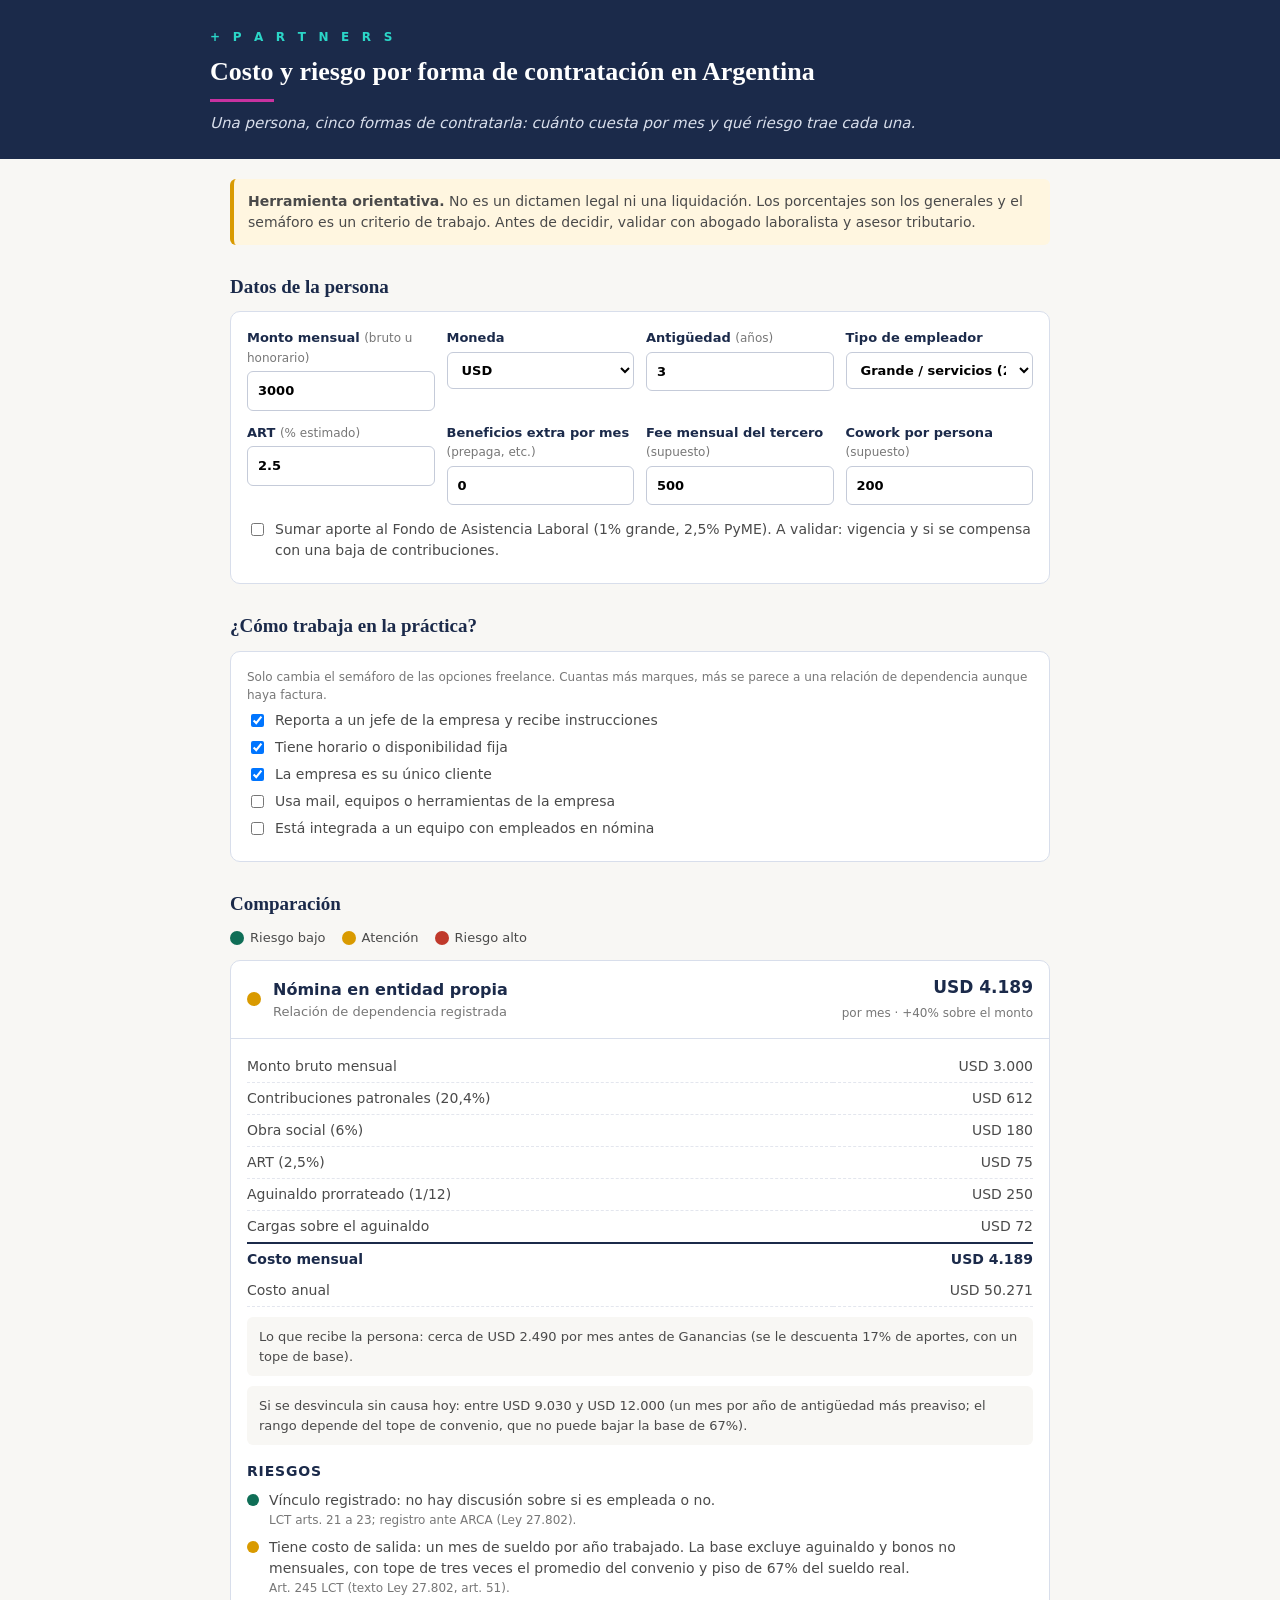
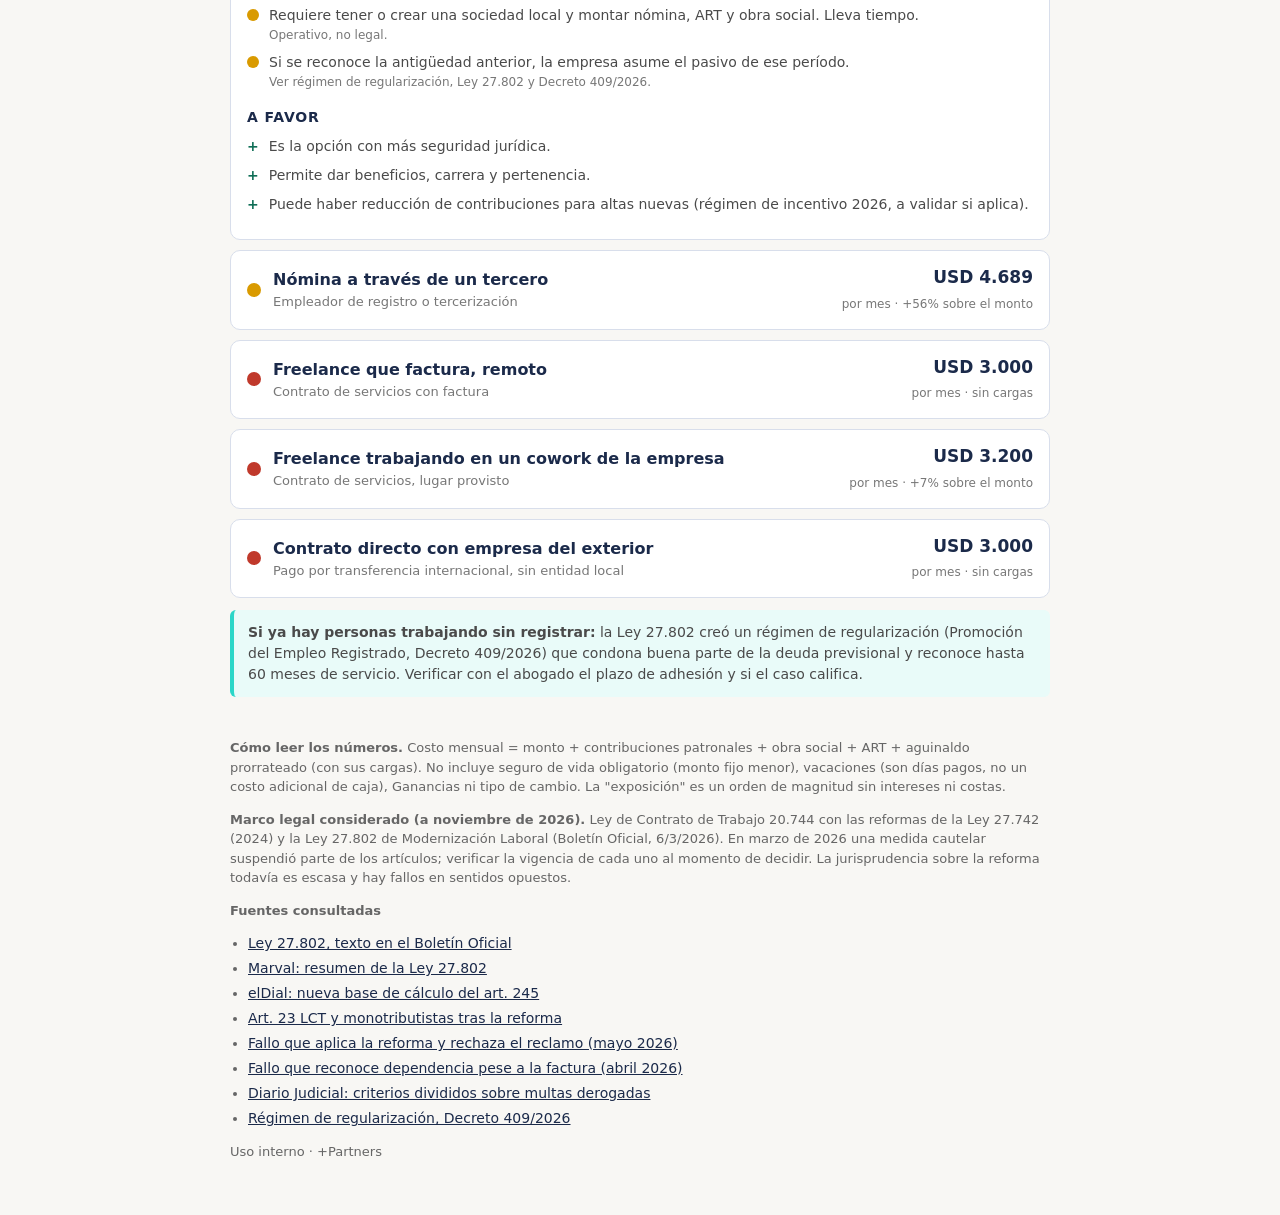
<file: calculadora-contratacion-ar/index.html>
<!DOCTYPE html>
<html lang="es">
<head>
<meta charset="utf-8">
<meta name="viewport" content="width=device-width, initial-scale=1">
<meta name="robots" content="noindex, nofollow">
<title>Costo y riesgo por forma de contratación · Argentina</title>
<style>
:root{--navy:#1B2A4A;--teal:#2BD6C8;--mag:#C832A0;--ice:#D8DEEB;--cream:#F8F7F4;--txt:#4A4A4A;--r:#C0392B;--a:#D99A00;--v:#0F6E56}
*{box-sizing:border-box}
body{margin:0;background:var(--cream);color:var(--txt);font:16px/1.5 system-ui,-apple-system,"Segoe UI",Roboto,sans-serif}
header{background:var(--navy);color:#fff;padding:28px 20px 24px}
.wrap{max-width:860px;margin:0 auto}
.brand{color:var(--teal);letter-spacing:.35em;font-size:12px;font-weight:600}
h1{font-family:Georgia,"Times New Roman",serif;font-size:26px;line-height:1.2;margin:10px 0 6px;text-wrap:balance}
h1:after{content:"";display:block;width:64px;height:3px;background:var(--mag);margin-top:12px}
header p{margin:10px 0 0;color:var(--ice);font-style:italic;font-size:15px}
main{padding:20px}
h2{font-family:Georgia,serif;color:var(--navy);font-size:19px;margin:28px 0 10px}
.card{background:#fff;border:1px solid var(--ice);border-radius:10px;padding:16px;margin-bottom:12px}
.grid{display:grid;grid-template-columns:repeat(auto-fit,minmax(170px,1fr));gap:12px}
label{display:block;font-size:13px;color:var(--navy);font-weight:600}
input[type=number],select{width:100%;margin-top:4px;padding:9px 10px;border:1px solid #c5cbd9;border-radius:6px;font:inherit;background:#fff}
.hint{font-weight:400;color:#777;font-size:12px}
.chk{display:flex;gap:8px;align-items:flex-start;font-weight:400;font-size:14px;color:var(--txt);margin:6px 0}
.chk input{margin-top:4px}
.warn{background:#FFF6E0;border-left:4px solid var(--a);padding:12px 14px;border-radius:6px;font-size:14px}
.info{background:#E9FBF9;border-left:4px solid var(--teal);padding:12px 14px;border-radius:6px;font-size:14px;margin-top:12px}
details{background:#fff;border:1px solid var(--ice);border-radius:10px;margin-bottom:10px;overflow:hidden}
summary{cursor:pointer;padding:14px 16px;list-style:none;display:grid;grid-template-columns:auto 1fr auto;gap:12px;align-items:center}
summary::-webkit-details-marker{display:none}
.dot{width:14px;height:14px;border-radius:50%}
.r{background:var(--r)}.a{background:var(--a)}.v{background:var(--v)}
.st{font-weight:700;color:var(--navy)}
.ss{font-size:13px;color:#777}
.amt{text-align:right;font-variant-numeric:tabular-nums}
.amt b{color:var(--navy);font-size:17px;display:block}
.amt span{font-size:12px;color:#777}
.body{padding:0 16px 16px;border-top:1px solid var(--ice)}
table{width:100%;border-collapse:collapse;font-size:14px;margin-top:12px}
td{padding:5px 0;border-bottom:1px dashed #e3e6ee}
td:last-child{text-align:right;font-variant-numeric:tabular-nums;white-space:nowrap}
tr.tot td{font-weight:700;color:var(--navy);border-bottom:0;border-top:2px solid var(--navy)}
h3{font-size:14px;color:var(--navy);margin:16px 0 6px;text-transform:uppercase;letter-spacing:.06em}
ul{margin:0;padding:0;list-style:none}
li{display:grid;grid-template-columns:auto 1fr;gap:10px;font-size:14px;margin:8px 0}
li .dot{margin-top:4px;width:12px;height:12px}
.ref{display:block;font-size:12px;color:#777}
.pro li:before{content:"+";color:var(--v);font-weight:700}
.note{font-size:13px;background:var(--cream);padding:10px 12px;border-radius:6px;margin-top:10px}
.leg{display:flex;gap:16px;flex-wrap:wrap;font-size:13px;margin:6px 0 12px}
.leg span{display:flex;gap:6px;align-items:center}
footer{font-size:13px;color:#666;padding:8px 20px 40px}
footer a{color:var(--navy)}
footer li{display:list-item;margin:4px 0 4px 18px;list-style:disc}
</style>
</head>
<body>
<header><div class="wrap">
<div class="brand">+ P A R T N E R S</div>
<h1>Costo y riesgo por forma de contratación en Argentina</h1>
<p>Una persona, cinco formas de contratarla: cuánto cuesta por mes y qué riesgo trae cada una.</p>
</div></header>
<main class="wrap">

<div class="warn"><b>Herramienta orientativa.</b> No es un dictamen legal ni una liquidación. Los porcentajes son los generales y el semáforo es un criterio de trabajo. Antes de decidir, validar con abogado laboralista y asesor tributario.</div>

<h2>Datos de la persona</h2>
<div class="card"><div class="grid">
<label>Monto mensual <span class="hint">(bruto u honorario)</span><input type="number" id="bruto" value="3000" min="0" step="100"></label>
<label>Moneda<select id="mon"><option>USD</option><option>ARS</option></select></label>
<label>Antigüedad <span class="hint">(años)</span><input type="number" id="anios" value="3" min="0" step="1"></label>
<label>Tipo de empleador<select id="tam"><option value="0.204">Grande / servicios (20,4%)</option><option value="0.18">PyME con certificado (18%)</option></select></label>
<label>ART <span class="hint">(% estimado)</span><input type="number" id="art" value="2.5" min="0" step="0.5"></label>
<label>Beneficios extra por mes <span class="hint">(prepaga, etc.)</span><input type="number" id="benef" value="0" min="0" step="50"></label>
<label>Fee mensual del tercero <span class="hint">(supuesto)</span><input type="number" id="fee" value="500" min="0" step="50"></label>
<label>Cowork por persona <span class="hint">(supuesto)</span><input type="number" id="cowork" value="200" min="0" step="50"></label>
</div>
<label class="chk" style="margin-top:14px"><input type="checkbox" id="fal"> Sumar aporte al Fondo de Asistencia Laboral (1% grande, 2,5% PyME). A validar: vigencia y si se compensa con una baja de contribuciones.</label>
</div>

<h2>¿Cómo trabaja en la práctica?</h2>
<div class="card">
<div class="hint" style="margin-bottom:6px">Solo cambia el semáforo de las opciones freelance. Cuantas más marques, más se parece a una relación de dependencia aunque haya factura.</div>
<label class="chk"><input type="checkbox" class="dep" checked> Reporta a un jefe de la empresa y recibe instrucciones</label>
<label class="chk"><input type="checkbox" class="dep" checked> Tiene horario o disponibilidad fija</label>
<label class="chk"><input type="checkbox" class="dep" checked> La empresa es su único cliente</label>
<label class="chk"><input type="checkbox" class="dep"> Usa mail, equipos o herramientas de la empresa</label>
<label class="chk"><input type="checkbox" class="dep"> Está integrada a un equipo con empleados en nómina</label>
</div>

<h2>Comparación</h2>
<div class="leg"><span><i class="dot v"></i>Riesgo bajo</span><span><i class="dot a"></i>Atención</span><span><i class="dot r"></i>Riesgo alto</span></div>
<div id="out"></div>

<div class="info"><b>Si ya hay personas trabajando sin registrar:</b> la Ley 27.802 creó un régimen de regularización (Promoción del Empleo Registrado, Decreto 409/2026) que condona buena parte de la deuda previsional y reconoce hasta 60 meses de servicio. Verificar con el abogado el plazo de adhesión y si el caso califica.</div>

</main>
<footer class="wrap">
<p><b>Cómo leer los números.</b> Costo mensual = monto + contribuciones patronales + obra social + ART + aguinaldo prorrateado (con sus cargas). No incluye seguro de vida obligatorio (monto fijo menor), vacaciones (son días pagos, no un costo adicional de caja), Ganancias ni tipo de cambio. La "exposición" es un orden de magnitud sin intereses ni costas.</p>
<p><b>Marco legal considerado (a noviembre de 2026).</b> Ley de Contrato de Trabajo 20.744 con las reformas de la Ley 27.742 (2024) y la Ley 27.802 de Modernización Laboral (Boletín Oficial, 6/3/2026). En marzo de 2026 una medida cautelar suspendió parte de los artículos; verificar la vigencia de cada uno al momento de decidir. La jurisprudencia sobre la reforma todavía es escasa y hay fallos en sentidos opuestos.</p>
<p><b>Fuentes consultadas</b></p>
<ul>
<li><a href="https://www.boletinoficial.gob.ar/detalleAviso/primera/339128/20260306">Ley 27.802, texto en el Boletín Oficial</a></li>
<li><a href="https://www.marval.com/publicacion/especial-ley-de-modernizacion-laboral-17500">Marval: resumen de la Ley 27.802</a></li>
<li><a href="https://novedades.eldial.com/2026/10/indemnizacion-por-despido-nueva-base-de.html">elDial: nueva base de cálculo del art. 245</a></li>
<li><a href="https://ninolegal.com/novedad/reforma-laboral-ley-27802-art23-lct-monotributistas-relacion-dependencia">Art. 23 LCT y monotributistas tras la reforma</a></li>
<li><a href="https://www.iprofesional.com/impuestos/455441-reforma-laboral-justicia-rechaza-demanda-millonaria-de-profesional-monotributista">Fallo que aplica la reforma y rechaza el reclamo (mayo 2026)</a></li>
<li><a href="https://ninolegal.com/novedad/arquitecto-monotributista-relacion-dependencia-constructora-camara-trabajo">Fallo que reconoce dependencia pese a la factura (abril 2026)</a></li>
<li><a href="https://www.diariojudicial.com/news-98463-las-multas-laborales-dividen-aguas">Diario Judicial: criterios divididos sobre multas derogadas</a></li>
<li><a href="https://raskovskyasociados.com.ar/blanqueo-laboral-2026-decreto-409-per/">Régimen de regularización, Decreto 409/2026</a></li>
</ul>
<p>Uso interno · +Partners</p>
</footer>

<script>
const $=id=>document.getElementById(id);
const num=id=>Math.max(0,parseFloat($(id).value)||0);
const pct=x=>(x*100).toLocaleString('es-AR',{maximumFractionDigits:1})+'%';
const W={v:0,a:1,r:2};

function calc(){
  const B=num('bruto'),A=num('anios'),c=parseFloat($('tam').value),art=num('art')/100;
  const fal=$('fal').checked?(c>0.19?0.01:0.025):0;
  const fee=num('fee'),cw=num('cowork'),ben=num('benef'),cur=$('mon').value;
  const f=x=>cur+' '+Math.round(x).toLocaleString('es-AR');
  const dep=document.querySelectorAll('.dep:checked').length;
  const lv=n=>n>=3?'r':n>=1?'a':'v';

  const cargas=c+0.06+art+fal;
  const sac=B/12;
  const filas=[['Monto bruto mensual',B],['Contribuciones patronales ('+pct(c)+')',B*c],['Obra social (6%)',B*0.06],['ART ('+pct(art)+')',B*art]];
  if(fal)filas.push(['Fondo de Asistencia Laboral ('+pct(fal)+')',B*fal]);
  filas.push(['Aguinaldo prorrateado (1/12)',sac],['Cargas sobre el aguinaldo',sac*cargas]);
  if(ben)filas.push(['Beneficios extra',ben]);
  const nomina=filas.reduce((s,x)=>s+x[1],0);

  const n=Math.max(1,Math.round(A));
  const prea=(A>5?2:1)*B;
  const lo=0.67*B*n+prea,hi=B*n+prea;
  const deuda=(c+0.06+0.17)*B*12*Math.min(A,10);
  const salida='Si se desvincula sin causa hoy: entre '+f(lo)+' y '+f(hi)+' (un mes por año de antigüedad más preaviso; el rango depende del tope de convenio, que no puede bajar la base de 67%).';
  const expo='Si un juez reconoce relación de dependencia: indemnización y preaviso entre '+f(lo)+' y '+f(hi)+', más aportes y contribuciones no ingresados por unos '+f(deuda)+'. Orden de magnitud, sin intereses ni costas.';

  const realidad=k=>({l:lv(k),t:k>=3?'Por cómo trabaja, se parece a una relación de dependencia. La factura no alcanza: los jueces miran lo que pasa en los hechos.':k>=1?'Hay indicios de dependencia. Con contrato y factura ya no se presume relación laboral, pero la persona puede probarla.':'Trabaja con autonomía real. Con contrato y factura, la ley ya no presume relación laboral.',ref:'Art. 23 LCT (texto Ley 27.802) y principio de primacía de la realidad. Fallos de 2026 en ambos sentidos.'});
  const sinArt={l:'a',t:'No tiene cobertura de ART. Un accidente trabajando puede terminar en un reclamo directo contra la empresa.',ref:'Ley 24.557 de Riesgos del Trabajo: cubre solo a personal registrado.'};
  const multas={l:'a',t:'Las multas por no registrar se derogaron en 2024, pero los tribunales no aplican eso de manera uniforme y algunos reconocen daños por otra vía.',ref:'Ley 27.742, arts. 99 y 100. Criterios judiciales divididos.'};

  const sc=[
  {t:'Nómina en entidad propia',s:'Relación de dependencia registrada',m:nomina,rows:filas,
   notes:['Lo que recibe la persona: cerca de '+f(B*0.83)+' por mes antes de Ganancias (se le descuenta 17% de aportes, con un tope de base).',salida],
   risks:[
    {l:'v',t:'Vínculo registrado: no hay discusión sobre si es empleada o no.',ref:'LCT arts. 21 a 23; registro ante ARCA (Ley 27.802).'},
    {l:'a',t:'Tiene costo de salida: un mes de sueldo por año trabajado. La base excluye aguinaldo y bonos no mensuales, con tope de tres veces el promedio del convenio y piso de 67% del sueldo real.',ref:'Art. 245 LCT (texto Ley 27.802, art. 51).'},
    {l:'a',t:'Requiere tener o crear una sociedad local y montar nómina, ART y obra social. Lleva tiempo.',ref:'Operativo, no legal.'},
    {l:'a',t:'Si se reconoce la antigüedad anterior, la empresa asume el pasivo de ese período.',ref:'Ver régimen de regularización, Ley 27.802 y Decreto 409/2026.'}],
   pros:['Es la opción con más seguridad jurídica.','Permite dar beneficios, carrera y pertenencia.','Puede haber reducción de contribuciones para altas nuevas (régimen de incentivo 2026, a validar si aplica).']},
  {t:'Nómina a través de un tercero',s:'Empleador de registro o tercerización',m:nomina+fee,rows:filas.concat([['Fee del tercero (supuesto)',fee]]),
   notes:['El costo de salida es el mismo que en nómina propia; el tercero lo traslada.','El fee es un supuesto: pedir cotización real.'],
   risks:[
    {l:'v',t:'La persona queda registrada y con cobertura, sin necesidad de crear una sociedad.',ref:'Operativo.'},
    {l:'a',t:'Si el tercero no paga sueldos o cargas, la empresa que usa el servicio puede responder junto con él. Y si el tercero es solo una pantalla, puede considerarse empleadora a la empresa.',ref:'Arts. 29 y 30 LCT (el 29 fue reemplazado por la Ley 27.802; validar alcance actual).'},
    {l:'a',t:'Menos control sobre beneficios, comunicación y experiencia de la persona.',ref:'Operativo.'}],
   pros:['Es la vía más rápida para registrar.','No requiere estructura local propia.','Sirve como paso intermedio mientras se decide si crear entidad.']},
  {t:'Freelance que factura, remoto',s:'Contrato de servicios con factura',m:B,rows:[['Honorario mensual',B],['Cargas sociales',0]],
   notes:['La persona paga su propio monotributo o autónomos y su cobertura de salud.',expo],
   risks:[realidad(dep),sinArt,multas],
   pros:['Costo mensual más bajo y sin costo de salida, si la autonomía es real.','Flexible para proyectos acotados o perfiles con varios clientes.','Desde 2026 la ley protege mejor este esquema cuando está bien instrumentado.']},
  {t:'Freelance trabajando en un cowork de la empresa',s:'Contrato de servicios, lugar provisto',m:B+cw,rows:[['Honorario mensual',B],['Cowork (supuesto)',cw],['Cargas sociales',0]],
   notes:[expo],
   risks:[realidad(dep+1),
    {l:dep>=2?'r':'a',t:'La empresa le da y le paga el lugar de trabajo, y comparte espacio con el equipo. Eso suma un indicio de integración a la organización.',ref:'Indicios que valoran los jueces: lugar, horario, dirección, integración.'},
    sinArt,multas],
   pros:['Mejora la colaboración y el sentido de pertenencia.','Mismo costo bajo que el freelance remoto, más el espacio.']},
  {t:'Contrato directo con empresa del exterior',s:'Pago por transferencia internacional, sin entidad local',m:B,rows:[['Honorario mensual',B],['Cargas sociales',0]],
   notes:[expo],
   risks:[
    {l:'r',t:'No hay empleador local que pueda registrar a la persona. Si reclama, el trabajo hecho en Argentina se rige por la ley argentina aunque el contrato sea con una empresa de afuera.',ref:'Art. 3 LCT.'},
    realidad(dep+1),
    {l:'a',t:'Si la persona no emite factura local, es discutible que aplique la protección del nuevo art. 23.',ref:'A validar con el contrato firmado y la forma de cobro.'},
    {l:'a',t:'Riesgo impositivo: que se considere que la empresa del exterior opera de hecho en Argentina.',ref:'Establecimiento permanente. A validar con asesor tributario.'},
    sinArt],
   pros:['Simple y barato en el corto plazo.','Solo se sostiene como situación transitoria.']}
  ];

  $('out').innerHTML=sc.map((x,i)=>{
    const worst=x.risks.reduce((w,k)=>W[k.l]>W[w]?k.l:w,'v');
    const extra=B?Math.round((x.m/B-1)*100):0;
    return '<details'+(i===0?' open':'')+'><summary><i class="dot '+worst+'"></i><div><div class="st">'+x.t+'</div><div class="ss">'+x.s+'</div></div><div class="amt"><b>'+f(x.m)+'</b><span>por mes · '+(extra>0?'+'+extra+'% sobre el monto':'sin cargas')+'</span></div></summary><div class="body">'
    +'<table>'+x.rows.map(r=>'<tr><td>'+r[0]+'</td><td>'+f(r[1])+'</td></tr>').join('')+'<tr class="tot"><td>Costo mensual</td><td>'+f(x.m)+'</td></tr><tr><td>Costo anual</td><td>'+f(x.m*12)+'</td></tr></table>'
    +x.notes.map(t=>'<div class="note">'+t+'</div>').join('')
    +'<h3>Riesgos</h3><ul>'+x.risks.map(k=>'<li><i class="dot '+k.l+'"></i><div>'+k.t+'<span class="ref">'+k.ref+'</span></div></li>').join('')+'</ul>'
    +'<h3>A favor</h3><ul class="pro">'+x.pros.map(p=>'<li><div>'+p+'</div></li>').join('')+'</ul></div></details>';
  }).join('');
}
document.querySelectorAll('input,select').forEach(e=>e.addEventListener('input',calc));
calc();
</script>
</body>
</html>
</file>
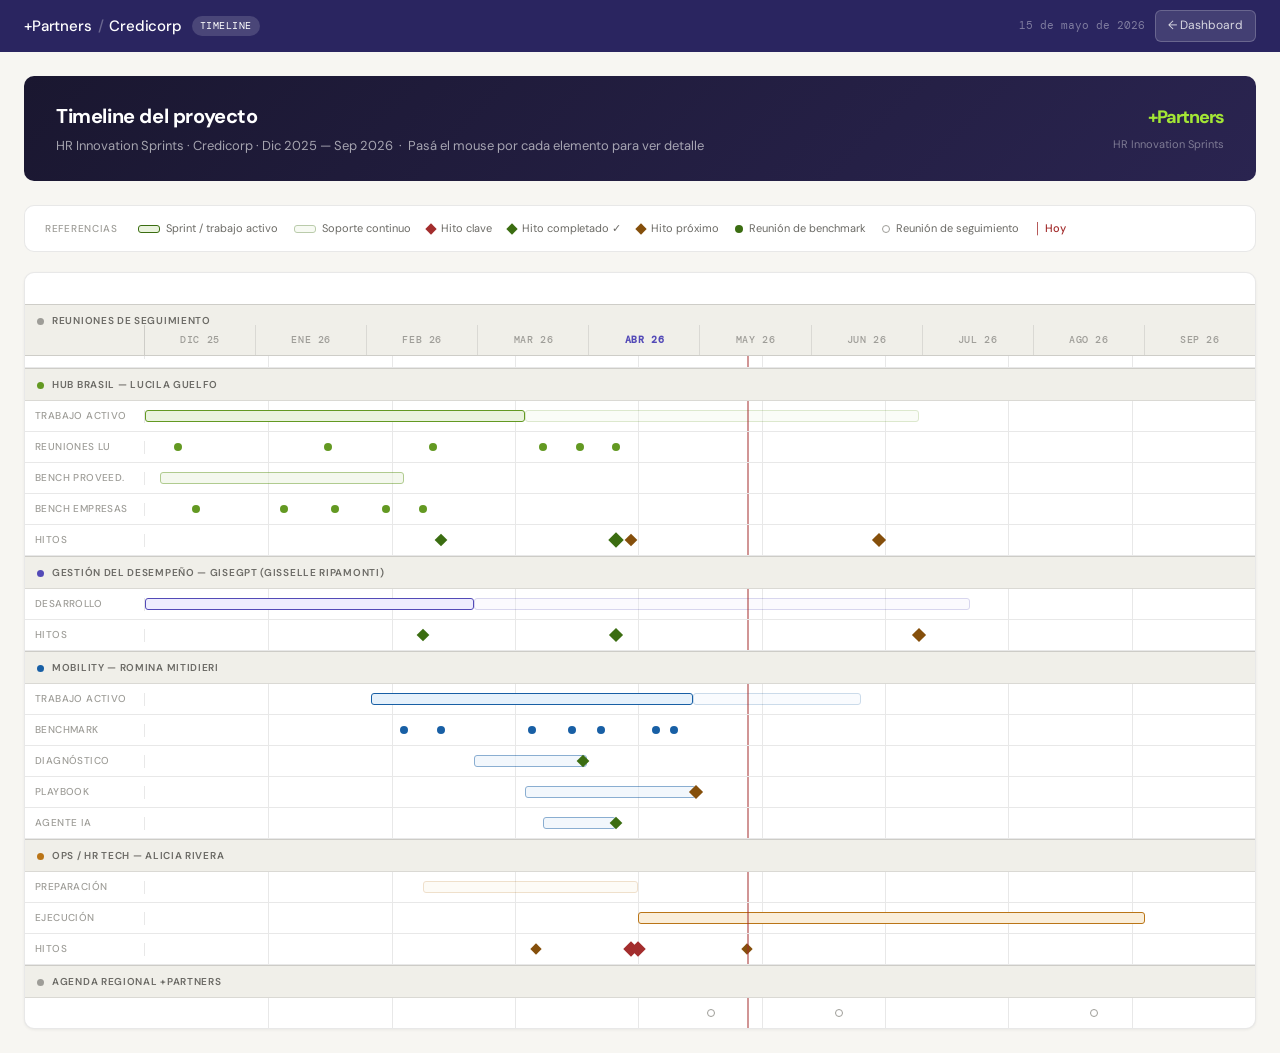
<file: gantt/index.html>
<!DOCTYPE html>
<html lang="es">
<head>
<meta charset="UTF-8">
<meta name="viewport" content="width=device-width, initial-scale=1.0">
<title>Timeline · Credicorp HR Innovation Sprints</title>
<link href="https://fonts.googleapis.com/css2?family=DM+Sans:ital,opsz,wght@0,9..40,300;0,9..40,400;0,9..40,500;1,9..40,300&family=DM+Mono:wght@400;500&display=swap" rel="stylesheet">
<style>
:root {
  --bg:          #F7F6F2;
  --surface:     #FFFFFF;
  --surface2:    #F0EFE9;
  --border:      rgba(0,0,0,0.09);
  --border-md:   rgba(0,0,0,0.14);
  --text:        #1C1B18;
  --text-2:      #6B6A65;
  --text-3:      #9E9D98;
  --accent:      #2A2560;
  --accent-light:#EEEDFE;
  --accent-mid:  #534AB7;
  --green:       #3B6D11; --green-bg:  #EAF3DE;
  --amber:       #854F0B; --amber-bg:  #FAEEDA;
  --red:         #A32D2D; --red-bg:    #FCEBEB;
  --blue:        #185FA5; --blue-bg:   #E6F1FB;
  --r-sm: 6px; --r-md: 10px; --r-lg: 14px;
  --shadow: 0 1px 3px rgba(0,0,0,0.06);
  --label-w: 120px;
  --row-h:   30px;
}
*, *::before, *::after { box-sizing: border-box; margin: 0; padding: 0; }
html { background: var(--bg); }
body {
  font-family: 'DM Sans', sans-serif;
  background: var(--bg); color: var(--text);
  min-height: 100vh; font-size: 14px; line-height: 1.6;
}

/* ── TOPBAR ── */
.topbar {
  background: var(--accent);
  height: 52px; padding: 0 1.5rem;
  display: flex; align-items: center; justify-content: space-between;
  position: sticky; top: 0; z-index: 300;
}
.topbar-left { display: flex; align-items: center; gap: 10px; }
.logo { font-size: 15px; font-weight: 500; color: #fff; letter-spacing: -0.01em; text-decoration: none; }
.logo-sep { color: rgba(255,255,255,0.3); margin: 0 2px; }
.badge-ai {
  background: rgba(255,255,255,0.15); color: #fff;
  font-size: 10px; font-family: 'DM Mono', monospace;
  padding: 2px 8px; border-radius: 20px; letter-spacing: 0.05em;
}
.topbar-right { display: flex; align-items: center; gap: 10px; }
.btn-back {
  display: flex; align-items: center; gap: 6px;
  font-size: 12px; color: rgba(255,255,255,0.8);
  background: rgba(255,255,255,0.12);
  border: 0.5px solid rgba(255,255,255,0.2);
  padding: 5px 12px; border-radius: var(--r-sm);
  cursor: pointer; font-family: inherit;
  text-decoration: none; transition: background .12s;
}
.btn-back:hover { background: rgba(255,255,255,0.2); }
.topbar-date { font-size: 11px; color: rgba(255,255,255,0.4); font-family: 'DM Mono', monospace; }

/* ── PAGE ── */
.main { padding: 1.5rem; max-width: 1280px; margin: 0 auto; }

/* ── HERO ── */
.page-hero {
  background: linear-gradient(135deg, #1a1730 0%, #2a2450 100%);
  border-radius: var(--r-md); padding: 1.5rem 2rem;
  margin-bottom: 1.5rem; color: white;
  display: flex; align-items: center; justify-content: space-between;
}
.page-hero h1 { font-size: 20px; font-weight: 700; margin: 0 0 4px; letter-spacing: -0.4px; }
.page-hero p  { font-size: 13px; color: rgba(255,255,255,0.6); margin: 0; }
.hero-right   { display: flex; flex-direction: column; align-items: flex-end; gap: 4px; }
.hero-logo    { font-size: 18px; font-weight: 800; color: #a3e635; letter-spacing: -1px; }
.hero-sub     { font-size: 11px; color: rgba(255,255,255,0.4); }

/* ── LEGEND ── */
.legend-bar {
  background: var(--surface); border: 0.5px solid var(--border);
  border-radius: var(--r-md); padding: .875rem 1.25rem;
  margin-bottom: 1.25rem;
  display: flex; flex-wrap: wrap; gap: 16px; align-items: center;
}
.legend-title { font-size: 10px; font-weight: 500; color: var(--text-3); text-transform: uppercase; letter-spacing: .07em; margin-right: 4px; }
.leg { display: flex; align-items: center; gap: 6px; font-size: 11px; color: var(--text-2); }
.leg-bar     { width: 22px; height: 8px; border-radius: 3px; }
.leg-diamond { width: 8px; height: 8px; transform: rotate(45deg); flex-shrink: 0; }
.leg-dot     { width: 8px; height: 8px; border-radius: 50%; flex-shrink: 0; }
.leg-dot-out { width: 8px; height: 8px; border-radius: 50%; flex-shrink: 0; background: transparent; border: 1.5px solid; }

/* ── GANTT ── */
.gantt-wrapper {
  background: var(--surface); border: 0.5px solid var(--border);
  border-radius: var(--r-md); overflow: hidden; box-shadow: var(--shadow);
}
.gantt-scroll { overflow-x: auto; }

/* ── MONTH HEADER ── */
.month-header {
  display: flex; background: var(--surface2);
  border-bottom: 0.5px solid var(--border-md);
  position: sticky; top: 52px; z-index: 50;
}
.month-spacer { width: var(--label-w); flex-shrink: 0; border-right: 0.5px solid var(--border-md); }
.months-row   { flex: 1; display: flex; }
.month-cell {
  flex: 1; text-align: center;
  font-size: 10px; font-weight: 500; color: var(--text-3);
  text-transform: uppercase; letter-spacing: .06em;
  padding: 7px 0; border-right: 0.5px solid var(--border);
  font-family: 'DM Mono', monospace;
}
.month-cell:last-child { border-right: none; }
.month-cell.is-now { color: var(--accent-mid); font-weight: 700; }

/* ── SECTION ── */
.section-hdr {
  display: flex; align-items: center; gap: 8px;
  padding: 8px 12px 7px;
  background: var(--surface2);
  border-bottom: 0.5px solid var(--border);
  border-top: 0.5px solid var(--border-md);
}
.section-dot  { width: 7px; height: 7px; border-radius: 50%; flex-shrink: 0; }
.section-label { font-size: 10px; font-weight: 600; color: var(--text-2); text-transform: uppercase; letter-spacing: .07em; }

/* ── ROW ── */
.gantt-row {
  display: flex; align-items: center;
  min-height: var(--row-h);
  border-bottom: 0.5px solid var(--border);
}
.gantt-row:last-child { border-bottom: none; }
.row-label {
  width: var(--label-w); flex-shrink: 0;
  font-size: 10px; font-weight: 500; color: var(--text-3);
  text-transform: uppercase; letter-spacing: .04em;
  padding: 0 10px; border-right: 0.5px solid var(--border);
  line-height: 1.25;
}
.track { flex: 1; position: relative; height: var(--row-h); }
.grid-vline { position: absolute; top: 0; bottom: 0; width: 0.5px; background: var(--border); pointer-events: none; }
.today-vline { position: absolute; top: 0; bottom: 0; width: 1.5px; background: var(--red); opacity: .5; pointer-events: none; z-index: 5; }

/* ── ELEMENTS ── */
.g-bar { position: absolute; height: 12px; top: 50%; transform: translateY(-50%); border-radius: 3px; cursor: pointer; transition: filter .12s; }
.g-bar:hover { filter: brightness(.88); }
.g-diamond { position: absolute; top: 50%; transform: translate(-50%,-50%) rotate(45deg); cursor: pointer; z-index: 4; transition: transform .12s; }
.g-diamond:hover { transform: translate(-50%,-50%) rotate(45deg) scale(1.35); }
.g-dot { position: absolute; top: 50%; transform: translate(-50%,-50%); border-radius: 50%; cursor: pointer; z-index: 4; transition: transform .12s; }
.g-dot:hover { transform: translate(-50%,-50%) scale(1.4); }

/* ── TOOLTIP ── */
#tooltip {
  position: fixed; z-index: 9999;
  background: var(--surface); border: 0.5px solid var(--border-md);
  border-radius: var(--r-md); padding: 14px 16px;
  min-width: 240px; max-width: 340px;
  box-shadow: 0 8px 24px rgba(0,0,0,0.12);
  pointer-events: none; opacity: 0; transition: opacity .1s;
}
#tooltip.vis { opacity: 1; }
.tt-tag { display: inline-block; font-size: 10px; font-weight: 500; padding: 2px 8px; border-radius: 20px; margin-bottom: 7px; }
.tt-title { font-size: 13px; font-weight: 500; color: var(--text); margin-bottom: 3px; line-height: 1.4; }
.tt-date  { font-size: 11px; color: var(--text-3); font-family: 'DM Mono', monospace; margin-bottom: 7px; }
.tt-divider { height: 0.5px; background: var(--border); margin: 8px 0; }
.tt-body  { font-size: 12px; color: var(--text-2); line-height: 1.55; margin-bottom: 8px; }
.tt-links { display: flex; flex-direction: column; gap: 5px; }
.tt-link {
  display: flex; align-items: center; gap: 6px;
  font-size: 11px; color: var(--blue);
  text-decoration: none; pointer-events: all;
  padding: 4px 8px; border-radius: var(--r-sm);
  background: var(--blue-bg); transition: background .1s;
}
.tt-link:hover { background: #d0e7f8; }
.tt-link::before { content: '↗'; font-size: 10px; opacity: .7; flex-shrink: 0; }
</style>
</head>
<body>

<div class="topbar">
  <div class="topbar-left">
    <a href="https://bondy-group.github.io/-Partners/" class="logo">+Partners <span class="logo-sep">/</span> Credicorp</a>
    <span class="badge-ai">TIMELINE</span>
  </div>
  <div class="topbar-right">
    <span class="topbar-date" id="today-str"></span>
    <a href="https://bondy-group.github.io/-Partners/" class="btn-back">← Dashboard</a>
  </div>
</div>

<div class="main">

  <div class="page-hero">
    <div>
      <h1>Timeline del proyecto</h1>
      <p>HR Innovation Sprints · Credicorp · Dic 2025 — Sep 2026 &nbsp;·&nbsp; Pasá el mouse por cada elemento para ver detalle</p>
    </div>
    <div class="hero-right">
      <div class="hero-logo">+Partners</div>
      <div class="hero-sub">HR Innovation Sprints</div>
    </div>
  </div>

  <div class="legend-bar">
    <span class="legend-title">Referencias</span>
    <div class="leg"><div class="leg-bar" style="background:var(--green-bg);border:0.5px solid var(--green)"></div>Sprint / trabajo activo</div>
    <div class="leg"><div class="leg-bar" style="background:var(--green-bg);border:0.5px solid var(--green);opacity:.35"></div>Soporte continuo</div>
    <div class="leg"><div class="leg-diamond" style="background:var(--red)"></div>Hito clave</div>
    <div class="leg"><div class="leg-diamond" style="background:var(--green)"></div>Hito completado ✓</div>
    <div class="leg"><div class="leg-diamond" style="background:var(--amber)"></div>Hito próximo</div>
    <div class="leg"><div class="leg-dot" style="background:var(--green)"></div>Reunión de benchmark</div>
    <div class="leg"><div class="leg-dot-out" style="border-color:var(--text-3)"></div>Reunión de seguimiento</div>
    <div class="leg" style="color:var(--red);font-weight:500;">│ Hoy</div>
  </div>

  <div class="gantt-wrapper">
    <div class="gantt-scroll">
      <div id="gantt" style="min-width:900px;"></div>
    </div>
  </div>

</div>

<div id="tooltip">
  <div id="tt-tag"   class="tt-tag"></div>
  <div id="tt-title" class="tt-title"></div>
  <div id="tt-date"  class="tt-date"></div>
  <div class="tt-divider"></div>
  <div id="tt-body"  class="tt-body"></div>
  <div id="tt-links" class="tt-links"></div>
</div>

<script>
const MONTHS = ['Dic 25','Ene 26','Feb 26','Mar 26','Abr 26','May 26','Jun 26','Jul 26','Ago 26','Sep 26'];
const N = MONTHS.length;
const RANGE_START = new Date('2025-12-01');
const RANGE_END   = new Date('2026-10-01');
const TODAY       = new Date('2026-05-15');

function frac(d){ const dt = typeof d==='string'?new Date(d):d; return Math.max(0,Math.min(1,(dt-RANGE_START)/(RANGE_END-RANGE_START))); }
function pct(d){ return (frac(d)*100).toFixed(3)+'%'; }

const PROJ = {
  brasil:   { bg:'#EAF3DE', bd:'#639922', dot:'#639922' },
  gise:     { bg:'#EEEDFE', bd:'#534AB7', dot:'#534AB7' },
  mobility: { bg:'#E6F1FB', bd:'#185FA5', dot:'#185FA5' },
  alicia:   { bg:'#FAEEDA', bd:'#BA7517', dot:'#BA7517' },
  general:  { bg:'#F0EFE9', bd:'#9E9D98', dot:'#9E9D98' },
};
const RED='#A32D2D', GREEN='#3B6D11', AMBER='#854F0B', ACCMID='#534AB7', BLUE='#185FA5';

// ══════════════════════════════════════════════════════
// DATOS — versión para Pablo (sin info interna sensible)
// ══════════════════════════════════════════════════════
const SECTIONS = [

// ── REUNIONES MENSUALES CON PABLO ─────────────────────
{
  label: 'Reuniones de seguimiento', proj:'general',
  rows:[
    { label:'Con Pablo', items:[
      { type:'dot-out', date:'2026-03-09', color:'#9E9D98', tt:{
          tag:'Seguimiento', ts:'background:var(--surface2);color:var(--text-2)',
          title:'Reunión de seguimiento — 9 de marzo',
          date:'9 de marzo 2026',
          body:'Revisión del avance de los 4 proyectos. Alineación de prioridades para el segundo trimestre.',
          links:[] }},
      { type:'dot-out', date:'2026-04-09', color:RED, tt:{
          tag:'Hoy', ts:'background:var(--red-bg);color:var(--red)',
          title:'Reunión de seguimiento — 9 de abril',
          date:'9 de abril 2026',
          body:'Go-live Brasil confirmado para junio. Pablo se comprometió a escribir a IT para destrabar GiseGPT. 5 benchmarks Mobility completados. Alicia regresa lunes 13 abr. Prioridades Alicia: ILP/LTI (agente Q1 2027) + onboarding.',
          links:[
            { label:'Presentación reunión 9 abr', url:'https://docs.google.com/presentation/d/124NTd3PVEEj2wlBIBNEm_F9DKUSBy4F8_xPQEQ22DIo/edit' },
            { label:'Transcript Fathom — 9 abr', url:'https://fathom.video/share/xpzWpKkxSTvJb831zGzP-48GrPHrKLst' },
          ] }},
      { type:'dot-out', date:'2026-05-14', color:'#9E9D98', tt:{
          tag:'Próximo', ts:'background:var(--surface2);color:var(--text-2)',
          title:'Próxima reunión de seguimiento',
          date:'~14 de mayo 2026 (por confirmar)',
          body:'Seguimiento mensual. Revisión de avances en los 4 proyectos y próximos pasos.',
          links:[] }},
    ]},
  ]
},

// ── HUB BRASIL ────────────────────────────────────────
{
  label:'Hub Brasil — Lucila Guelfo', proj:'brasil',
  rows:[
    { label:'Trabajo activo', items:[
      { type:'bar', from:'2025-12-01', to:'2026-03-15', proj:'brasil', tt:{
          tag:'Sprint 1', ts:'background:var(--green-bg);color:var(--green)',
          title:'Sprint 1 — Benchmark y diagnóstico',
          date:'Dic 2025 — Mar 2026',
          body:'Benchmark con 10 proveedores de beneficios en Brasil + 6 empresas entrevistadas directamente + análisis extendido (MeLi, Nubank, Accenture). Informe preliminar de 15 páginas. Handbook preliminar. Agente IA del proyecto.',
          links:[
            { label:'Carpeta Hub Brasil', url:'https://drive.google.com/drive/folders/1r7OVohP1DddnfPLQuYKaPyfYv9zbOkF8' },
            { label:'Piso de EVP Brasil', url:'https://docs.google.com/document/d/1pdIGe_hrbfieGq7uEm8FnyiGkvax7ajEk7jJ3_Neves/edit' },
            { label:'Handbook Hub Brasil v2', url:'https://docs.google.com/document/d/1GFLLyCGylkGdqbPcAmaLB3Tj-wk6Ji5RLkENK_6QkKA/edit' },
          ]}},
      { type:'bar', from:'2026-03-15', to:'2026-07-01', proj:'brasil', ghost:true, tt:{
          tag:'Soporte continuo', ts:'background:var(--green-bg);color:var(--green)',
          title:'Acompañamiento y soporte al lanzamiento',
          date:'Mar — Jun 2026',
          body:'Acompañamiento activo a Lu Guelfo: coordinación de frentes (legal, tech, comp, RRHH, relaciones laborales), soporte en presentaciones, y búsqueda de proveedor de nómina.',
          links:[
            { label:'Documentos Lu Guelfo', url:'https://drive.google.com/drive/folders/1afnUPjeaBr33GXGM23ypRHwJLDfg70xE' },
          ]}},
    ]},
    { label:'Reuniones Lu', items:[
      { type:'dot', date:'2025-12-10', color:'#639922', tt:{ tag:'Brasil', ts:'background:var(--green-bg);color:var(--green)', title:'Kickoff — Lucila Guelfo', date:'10 dic 2025', body:'Kickoff del proyecto. Definición de alcance, frentes y metodología de trabajo.', links:[] }},
      { type:'dot', date:'2026-01-20', color:'#639922', tt:{ tag:'Brasil', ts:'background:var(--green-bg);color:var(--green)', title:'Update 1 — Avance benchmark', date:'~20 ene 2026', body:'Primera revisión de avance. Benchmark de proveedores en curso. Primeras conclusiones del mercado brasileño.', links:[] }},
      { type:'dot', date:'2026-02-18', color:'#639922', tt:{ tag:'Brasil', ts:'background:var(--green-bg);color:var(--green)', title:'Update 2 — Revisión informe preliminar', date:'~18 feb 2026', body:'Revisión del informe preliminar de 15 páginas. Incorporación de feedback del equipo de Bienestar de Credicorp.', links:[] }},
      { type:'dot', date:'2026-03-20', color:'#639922', tt:{ tag:'Brasil', ts:'background:var(--green-bg);color:var(--green)', title:'Update 3 — Mapeo de workstreams', date:'20 mar 2026', body:'Mapeo de los frentes del Hub Brasil con owners y fechas. Definición de nueva fecha de go-live: junio 2026.', links:[{ label:'Transcript — Hub Brasil 20 mar', url:'https://docs.google.com/document/d/1UJxgTxxHpHOCTmH_cDJOEBwM9_rEM6rAjRFu2DKjDUI/edit' }] }},
      { type:'dot', date:'2026-03-30', color:'#639922', tt:{ tag:'Brasil', ts:'background:var(--green-bg);color:var(--green)', title:'Change Management', date:'30 mar 2026', body:'Sesión de gestión del cambio orientada al lanzamiento del Hub Brasil en junio.', links:[] }},
      { type:'dot', date:'2026-04-09', color:'#639922', tt:{ tag:'Brasil · Hito', ts:'background:var(--green-bg);color:var(--green)', title:'Update 4 — OK Gerencial obtenido ✓', date:'9 abr 2026', body:'Presentación ante Gerencia aprobada. OK formal obtenido. Deadlines de acción definidos. Go-live programado para junio 2026. En gestión: proveedor de nómina (LG).', links:[{ label:'Carpeta Hub Brasil', url:'https://drive.google.com/drive/folders/1r7OVohP1DddnfPLQuYKaPyfYv9zbOkF8' }] }},
    ]},
    { label:'Bench proveed.', items:[
      { type:'bar', from:'2025-12-05', to:'2026-02-10', proj:'brasil', semi:true, tt:{
          tag:'Benchmark', ts:'background:var(--green-bg);color:var(--green)',
          title:'10 reuniones con proveedores de beneficios',
          date:'Dic 2025 — Feb 2026',
          body:'Plataformas multibeneficios: Ticket, Edenred, iFood, Caju, Wellhub, Total Pass. Seguros: Bradesco Saúde, SulAmérica. Administración: Convenia, Tako, Sólides, Apdata, Mercer, Maslow, Globus.',
          links:[{ label:'Reuniones con proveedores', url:'https://drive.google.com/drive/folders/1jA9kCuDwNtt-oPk3htUPJhRCNzaq6Dmg' }] }},
    ]},
    { label:'Bench empresas', items:[
      { type:'dot', date:'2025-12-15', color:'#639922', tt:{ tag:'Benchmark', ts:'background:var(--green-bg);color:var(--green)', title:'Clara', date:'~15 dic 2025', body:'Paulina Rodríguez — Total Rewards & Ops Lead. E-commerce / Fintech LATAM. Referente de compensación y beneficios para talento tech en Brasil.', links:[{ label:'Reuniones bench', url:'https://drive.google.com/drive/folders/1XYrf3tSCWeybUWJgLL4jQo-hirDD9V0E' }] }},
      { type:'dot', date:'2026-01-08', color:'#639922', tt:{ tag:'Benchmark', ts:'background:var(--green-bg);color:var(--green)', title:'Amazon Web Services', date:'~8 ene 2026', body:'Semi Kim — Sr. Portfolio Growth Manager. Hub tech global. RSUs, paquete premium, cultura de alto rendimiento.', links:[{ label:'Reuniones bench', url:'https://drive.google.com/drive/folders/1XYrf3tSCWeybUWJgLL4jQo-hirDD9V0E' }] }},
      { type:'dot', date:'2026-01-22', color:'#639922', tt:{ tag:'Benchmark', ts:'background:var(--green-bg);color:var(--green)', title:'C6 Bank / Koin', date:'~22 ene 2026', body:'C6: Rafael Gottardi (Tech Engineering Lead Architect). Koin: Camila Nobrega (CHRO). Fintechs brasileñas, salarios cuartil alto, equity, bienestar.', links:[{ label:'Reuniones bench', url:'https://drive.google.com/drive/folders/1XYrf3tSCWeybUWJgLL4jQo-hirDD9V0E' }] }},
      { type:'dot', date:'2026-02-05', color:'#639922', tt:{ tag:'Benchmark', ts:'background:var(--green-bg);color:var(--green)', title:'Stone / Adidas', date:'~5 feb 2026', body:'Stone: Mônica Santos (Diretora de Pessoas). Adidas: Silene Rodríguez (HR Director). PLR, employer branding activo, D&I.', links:[{ label:'Reuniones bench', url:'https://drive.google.com/drive/folders/1XYrf3tSCWeybUWJgLL4jQo-hirDD9V0E' }] }},
      { type:'dot', date:'2026-02-15', color:'#639922', tt:{ tag:'Benchmark extendido', ts:'background:var(--green-bg);color:var(--green)', title:'Mercado Libre / Nubank / Accenture', date:'~15 feb 2026', body:'Análisis de mercado. Mercado Libre (EVP "full package"), Nubank (RSUs + NuCare + DEI activo), Accenture (bono 15-25%, híbrido 3+2).', links:[{ label:'Piso EVP Brasil', url:'https://docs.google.com/document/d/1pdIGe_hrbfieGq7uEm8FnyiGkvax7ajEk7jJ3_Neves/edit' }] }},
    ]},
    { label:'Hitos', items:[
      { type:'diamond', date:'2026-02-20', color:GREEN, size:9, tt:{ tag:'Hito ✓', ts:'background:var(--green-bg);color:var(--green)', title:'Informe preliminar entregado (15p) ✓', date:'~20 feb 2026', body:'Informe de 15 páginas entregado a Lu Guelfo. Incluye benchmark de proveedores con Heat Map, benchmark de empresas y primeras recomendaciones.', links:[{ label:'Carpeta Hub Brasil', url:'https://drive.google.com/drive/folders/1r7OVohP1DddnfPLQuYKaPyfYv9zbOkF8' }] }},
      { type:'diamond', date:'2026-04-13', color:AMBER, size:9, tt:{ tag:'Próximo', ts:'background:var(--amber-bg);color:var(--amber)', title:'Sync Lu + Pablo — mapeo stakeholders change mgmt', date:'13 abr 2026 · Lunes 2pm PE', body:'Reunión para mapear stakeholders, calendarizar presentaciones previas al go-live de junio y definir plan de change management (escenario presencial SP + virtual).', links:[] }},
      { type:'diamond', date:'2026-04-09', color:GREEN, size:11, tt:{ tag:'Hito ✓', ts:'background:var(--green-bg);color:var(--green)', title:'OK gerencial obtenido ✓', date:'9 abr 2026', body:'Presentación ante Gerencia aprobada. OK formal obtenido. Deadlines de acción definidos para el lanzamiento.', links:[] }},
      { type:'diamond', date:'2026-06-20', color:AMBER, size:10, tt:{ tag:'Próximo hito', ts:'background:var(--amber-bg);color:var(--amber)', title:'Go-live Hub Brasil', date:'Junio 2026', body:'Fecha objetivo de lanzamiento del Hub Brasil. Todos los frentes en curso: legal, tech, compensación, RRHH y relaciones laborales.', links:[] }},
    ]},
  ]
},

// ── GESTIÓN DEL DESEMPEÑO ─────────────────────────────
{
  label:'Gestión del Desempeño — GiseGPT (Gisselle Ripamonti)', proj:'gise',
  rows:[
    { label:'Desarrollo', items:[
      { type:'bar', from:'2025-12-01', to:'2026-03-01', proj:'gise', tt:{
          tag:'Sprint 1', ts:'background:var(--accent-light);color:var(--accent-mid)',
          title:'Sprint 1 — Desarrollo del agente GiseGPT',
          date:'Dic 2025 — Mar 2026',
          body:'Construcción del agente en entorno Copilot M365. Ayuda a los 300 TOPs (C-Level) a armar sus objetivos KPI/KR para la Planilla de Desempeño. Benchmark con Banco Galicia y Naranja X. Research: Humand (USD 66M Serie A en HR Tech).',
          links:[
            { label:'Prompt del agente GiseGPT', url:'https://docs.google.com/document/d/1I3qNtWz4X88Xt5zEkoSRCLSHICdnE99UUSJs0qYOAts/edit' },
            { label:'Manual de uso GiseGPT', url:'https://docs.google.com/document/d/1ZYNLX6cfbDUdp9AQfZNKh3tzFjfMBGOxvd1KAOe4Y6c/edit' },
          ]}},
      { type:'bar', from:'2026-03-01', to:'2026-07-15', proj:'gise', ghost:true, tt:{
          tag:'Implementación', ts:'background:var(--accent-light);color:var(--accent-mid)',
          title:'Implementación corporativa — Copilot Studio',
          date:'Mar 2026 — en curso',
          body:'Migración de Copilot 365 a Copilot Studio para corporativizar el agente a los 300 TOPs. El agente ya funciona y está validado. En proceso de habilitación técnica con el área de Tecnología.',
          links:[] }},
    ]},
    { label:'Hitos', items:[
      { type:'diamond', date:'2026-02-15', color:GREEN, size:9, tt:{ tag:'Hito ✓', ts:'background:var(--green-bg);color:var(--green)', title:'GiseGPT funcionando — validado con Gisselle ✓', date:'~15 feb 2026', body:'Agente construido y probado en vivo. Responde preguntas sobre objetivos KPI/KR, tiempos y dependencias. Gisselle y Pablo validaron el funcionamiento.', links:[{ label:'Manual de uso', url:'https://docs.google.com/document/d/1ZYNLX6cfbDUdp9AQfZNKh3tzFjfMBGOxvd1KAOe4Y6c/edit' }] }},
      { type:'diamond', date:'2026-04-09', color:GREEN, size:10, tt:{ tag:'Acción confirmada', ts:'background:var(--green-bg);color:var(--green)', title:'Pablo confirma: escribirá a IT esta semana ✓', date:'9 abr 2026', body:'Pablo se comprometió en la reunión de hoy a escribir personalmente a Estela y Antonio (IT). Cambio técnico: Copilot Studio se discontinúa → ir a Copilot 365. Con 2 reuniones de trabajo con IT se puede cerrar el documento y avanzar.', links:[{ label:'Transcript Fathom — 9 abr', url:'https://fathom.video/share/xpzWpKkxSTvJb831zGzP-48GrPHrKLst' }] }},
      { type:'diamond', date:'2026-07-01', color:AMBER, size:10, tt:{ tag:'Próximo hito', ts:'background:var(--amber-bg);color:var(--amber)', title:'Go-live GiseGPT — 300 TOPs', date:'Julio 2026 — objetivo', body:'Fecha objetivo para el ciclo anual de objetivos. El agente estará disponible para los 300 TOPs antes del inicio del ciclo de planilla de desempeño.', links:[] }},
    ]},
  ]
},

// ── MOBILITY ──────────────────────────────────────────
{
  label:'Mobility — Romina Mitidieri', proj:'mobility',
  rows:[
    { label:'Trabajo activo', items:[
      { type:'bar', from:'2026-02-01', to:'2026-04-30', proj:'mobility', tt:{
          tag:'Sprint 2', ts:'background:var(--blue-bg);color:var(--blue)',
          title:'Sprint 2 — Mobility',
          date:'Feb — Abr 2026',
          body:'4 ejes: benchmark organizacional, estrategia de comunicación (Playbook + Handbook), agente IA en Copilot, y articulación con Desarrollo de Talento.',
          links:[
            { label:'Análisis kickoff Movilidad', url:'https://docs.google.com/document/d/1tV6ZWZhLuQHdGL8--fkWwAOIlCRfoaeU2lc8cfxbff8/edit' },
            { label:'Sprint Roadmap Movilidad', url:'https://docs.google.com/document/d/1n93kiYejsqy5OHFBZLUYAQGPPFu3MAYcguzVKzTyTMo/edit' },
          ]}},
      { type:'bar', from:'2026-04-30', to:'2026-06-15', proj:'mobility', ghost:true, tt:{
          tag:'Lanzamiento', ts:'background:var(--blue-bg);color:var(--blue)',
          title:'Lanzamiento del programa de Mobility',
          date:'May — Jun 2026',
          body:'Presentación del Playbook a Desarrollo de Talento y Gerencia. Lanzamiento oficial del programa rediseñado.', links:[] }},
    ]},
    { label:'Benchmark', items:[
      { type:'dot', date:'2026-02-10', color:BLUE, tt:{ tag:'Benchmark', ts:'background:var(--blue-bg);color:var(--blue)', title:'Nubank ✓', date:'~10 feb 2026', body:'Fabiana Christians — Head of Global Mobility. Modelo de movilidad en fintech LATAM. Tipos de asignación, beneficios y governance.', links:[{ label:'Carpeta benchmarks', url:'https://drive.google.com/drive/folders/1vVpctsgWol8tXLmholTUygc62Z4PxzOt' }] }},
      { type:'dot', date:'2026-02-20', color:BLUE, tt:{ tag:'Benchmark', ts:'background:var(--blue-bg);color:var(--blue)', title:'Philips ✓', date:'~20 feb 2026', body:'María Pía Logiovane — Head of HR LATAM. Programa de movilidad internacional, modalidades de asignación y proveedores en LATAM.', links:[{ label:'Carpeta benchmarks', url:'https://drive.google.com/drive/folders/1vVpctsgWol8tXLmholTUygc62Z4PxzOt' }] }},
      { type:'dot', date:'2026-03-17', color:BLUE, tt:{ tag:'Benchmark', ts:'background:var(--blue-bg);color:var(--blue)', title:'Mercado Libre ✓', date:'17 mar 2026', body:'Santiago Laidlaw — Global Mobility Manager. Modelo estructurado para LATAM, roles regionales y movilidad interna entre unidades de negocio.', links:[{ label:'Carpeta benchmarks', url:'https://drive.google.com/drive/folders/1vVpctsgWol8tXLmholTUygc62Z4PxzOt' }] }},
      { type:'dot', date:'2026-03-28', color:BLUE, tt:{ tag:'Benchmark', ts:'background:var(--blue-bg);color:var(--blue)', title:'Boehringer Ingelheim ✓', date:'~28 mar 2026', body:'Natalia Bauchmann — HR Manager (ARG, UY & PY). Programa de movilidad en multinacional farmacéutica, gestión de expatriados en LATAM.', links:[{ label:'Carpeta benchmarks', url:'https://drive.google.com/drive/folders/1vVpctsgWol8tXLmholTUygc62Z4PxzOt' }] }},
      { type:'dot', date:'2026-04-05', color:BLUE, tt:{ tag:'Benchmark', ts:'background:var(--blue-bg);color:var(--blue)', title:'Accenture ✓', date:'~5 abr 2026', body:'Valeria Usatinsky — HR Mobility Premium Services. Modelo de movilidad en consultoría global, tipos de asignación y gestión del retorno.', links:[{ label:'Carpeta benchmarks', url:'https://drive.google.com/drive/folders/1vVpctsgWol8tXLmholTUygc62Z4PxzOt' }] }},
      { type:'dot', date:'2026-04-20', color:BLUE, tt:{ tag:'Confirmado', ts:'background:var(--blue-bg);color:var(--blue)', title:'Nestlé — confirmado', date:'~20 abr 2026', body:'Benchmark confirmado para abril. FMCG multinacional con fuerte programa de movilidad internacional en LATAM.', links:[] }},
      { type:'dot', date:'2026-04-25', color:BLUE, tt:{ tag:'Confirmado', ts:'background:var(--blue-bg);color:var(--blue)', title:'Worley — confirmado', date:'~25 abr 2026', body:'Benchmark confirmado para abril. Empresa de ingeniería global con movilidad de personal técnico especializado.', links:[] }},
    ]},
    { label:'Diagnóstico', items:[
      { type:'bar', from:'2026-03-01', to:'2026-04-01', proj:'mobility', semi:true, tt:{ tag:'Mobility', ts:'background:var(--blue-bg);color:var(--blue)', title:'Diagnóstico interactivo del proceso', date:'Mar — Abr 2026', body:'Desarrollo de herramienta HTML interactiva para relevar el estado actual del proceso de Mobility. Resultado: gaps identificados, puntos a definir y bases para el nuevo diseño.', links:[] }},
      { type:'diamond', date:'2026-03-31', color:GREEN, size:9, tt:{ tag:'Hito ✓', ts:'background:var(--green-bg);color:var(--green)', title:'Diagnóstico completado ✓', date:'31 mar 2026', body:'Diagnóstico finalizado. Identificación precisa de brechas, puntos a aclarar y definiciones ya establecidas para el rediseño del programa.', links:[] }},
    ]},
    { label:'Playbook', items:[
      { type:'bar', from:'2026-03-15', to:'2026-05-01', proj:'mobility', semi:true, tt:{ tag:'Mobility', ts:'background:var(--blue-bg);color:var(--blue)', title:'Playbook y Handbook de Movilidad', date:'Mar — May 2026', body:'Dos versiones en desarrollo: Manual de Procesos (técnico y operativo) y Guía de Experiencia (orientada al empleado). En etapa final de pulido con Romina.', links:[{ label:'Handbook Mobility v0', url:'https://drive.google.com/drive/folders/13bLB0P2U7yii5a8_dNFmWU7vR8SmUZJA' }] }},
      { type:'diamond', date:'2026-05-01', color:AMBER, size:10, tt:{ tag:'Próximo hito', ts:'background:var(--amber-bg);color:var(--amber)', title:'Lanzamiento del Playbook', date:'Mayo 2026 — objetivo', body:'Presentación y aprobación del Playbook de Mobility ante Gerencia y Desarrollo de Talento.', links:[] }},
    ]},
    { label:'Agente IA', items:[
      { type:'bar', from:'2026-03-20', to:'2026-04-09', proj:'mobility', semi:true, tt:{ tag:'Mobility', ts:'background:var(--blue-bg);color:var(--blue)', title:'Agente IA en Copilot', date:'Mar — Abr 2026', body:'Desarrollo del agente de consulta bajo ownership de Romina. Permite consultar la base de conocimiento de todos los benchmarks realizados.', links:[] }},
      { type:'diamond', date:'2026-04-09', color:GREEN, size:9, tt:{ tag:'Hito ✓', ts:'background:var(--green-bg);color:var(--green)', title:'Agente IA implementado ✓', date:'9 abr 2026', body:'Agente implementado en Copilot, bajo ownership de Romina Mitidieri. Consulta instantánea de benchmarks de movilidad. Segundo agente (orientado a empleados) en desarrollo.', links:[] }},
    ]},
  ]
},

// ── OPS / HR TECH ─────────────────────────────────────
{
  label:'Ops / HR Tech — Alicia Rivera', proj:'alicia',
  rows:[
    { label:'Preparación', items:[
      { type:'bar', from:'2026-02-15', to:'2026-04-15', proj:'alicia', ghost:true, tt:{
          tag:'Pre-arranque', ts:'background:var(--amber-bg);color:var(--amber)',
          title:'Fase de relevamiento y gathering',
          date:'Feb — Abr 2026',
          body:'Reuniones de relevamiento con Alicia y stakeholders clave. Diagnóstico inicial de procesos. Definición del roadmap compatible con la implementación de Oracle/PeopleSoft.',
          links:[] }},
    ]},
    { label:'Ejecución', items:[
      { type:'bar', from:'2026-04-15', to:'2026-09-01', proj:'alicia', tt:{
          tag:'Sprint activo', ts:'background:var(--amber-bg);color:var(--amber)',
          title:'Sprint activo — Ops / HR Tech',
          date:'15 abr 2026 — Sep 2026',
          body:'3 frentes: (1) Eficiencia de procesos HR + dashboard de control, (2) Experiencia del empleado (employee journey), (3) Incentivos de largo plazo (LTI).',
          links:[{ label:'Carpeta Ops-Alicia', url:'https://drive.google.com/drive/folders/1v0BbFVQJwmow90ROvhaCQsv9BT3JIMsZ' }] }},
    ]},
    { label:'Hitos', items:[
      { type:'diamond', date:'2026-03-18', color:AMBER, size:8, tt:{ tag:'Restricción técnica', ts:'background:var(--amber-bg);color:var(--amber)', title:'Kickoff Oracle / PeopleSoft', date:'18 mar 2026', body:'Kickoff oficial de Oracle/PeopleSoft en Credicorp. Todas las soluciones propuestas son compatibles con este stack. El módulo de desempeño está incluido en la plataforma.', links:[] }},
      { type:'diamond', date:'2026-04-13', color:RED, size:11, tt:{ tag:'Hito clave', ts:'background:var(--red-bg);color:var(--red)', title:'Alicia regresa — arranque inmediato',
          date:'13 abr 2026 · Lunes', body:'Alicia regresa de vacaciones el lunes 13 de abril. Sprint operativo arranca de inmediato con roadmap ya alineado. Prioridades confirmadas por Pablo: ILP/LTI (agente Q1 2027) + onboarding.', links:[] }},
      { type:'diamond', date:'2026-04-15', color:RED, size:11, tt:{ tag:'Hito clave', ts:'background:var(--red-bg);color:var(--red)', title:'Arranque del proyecto con Alicia', date:'15 abr 2026', body:'Inicio del sprint operativo. Roadmap ya alineado. Los tres frentes arrancan en paralelo desde esta semana.', links:[{ label:'Carpeta Ops-Alicia', url:'https://drive.google.com/drive/folders/1v0BbFVQJwmow90ROvhaCQsv9BT3JIMsZ' }] }},
      { type:'diamond', date:'2026-05-15', color:AMBER, size:8, tt:{ tag:'Próximo hito', ts:'background:var(--amber-bg);color:var(--amber)', title:'Roadmap v1 — Alicia', date:'~15 may 2026', body:'Primer entregable del sprint: roadmap detallado de los 3 frentes, backlog priorizado y quick wins identificados.', links:[] }},
    ]},
  ]
},

// ── VIAJES Y CONTEXTO ─────────────────────────────────
{
  label:'Agenda regional +Partners', proj:'general',
  rows:[
    { label:'', items:[
      { type:'dot-out', date:'2026-05-05', color:'#9E9D98', tt:{ tag:'Viaje', ts:'background:var(--surface2);color:var(--text-2)', title:'Viaje +Partners a Chile', date:'3-8 mayo 2026', body:'El equipo de +Partners estará en Santiago. Disponibles para reuniones con el equipo de Credicorp en Chile. Pablo y su equipo están invitados a sumarse.', links:[] }},
      { type:'dot-out', date:'2026-06-09', color:'#9E9D98', tt:{ tag:'Viaje', ts:'background:var(--surface2);color:var(--text-2)', title:'Viaje +Partners a Madrid', date:'7-12 junio 2026', body:'El equipo de +Partners estará en Madrid. Disponibles para reuniones con el equipo de Credicorp en España. Pablo invitado.', links:[] }},
      { type:'dot-out', date:'2026-08-18', color:'#9E9D98', tt:{ tag:'Viaje', ts:'background:var(--surface2);color:var(--text-2)', title:'Viaje +Partners a Brasil', date:'16-20 agosto 2026', body:'El equipo de +Partners estará en São Paulo. Oportunidad de hacer reuniones in situ relacionadas con el Hub Brasil. Pablo invitado.', links:[] }},
    ]},
  ]
},
];

// ── RENDER ──────────────────────────────────────────────────
const root = document.getElementById('gantt');

function getBarStyle(proj, ghost, semi){
  const p = PROJ[proj] || PROJ.general;
  const op = ghost ? '.22' : semi ? '.5' : '1';
  return `background:${p.bg};border:0.5px solid ${p.bd};opacity:${op}`;
}

function makeMonthHeader(){
  const wrap = document.createElement('div'); wrap.className = 'month-header';
  const sp   = document.createElement('div'); sp.className = 'month-spacer'; wrap.appendChild(sp);
  const mr   = document.createElement('div'); mr.className = 'months-row';
  MONTHS.forEach((m,i)=>{
    const mc = document.createElement('div');
    mc.className = 'month-cell' + (i===4?' is-now':'');
    mc.textContent = m; mr.appendChild(mc);
  });
  wrap.appendChild(mr); root.appendChild(wrap);
}

function makeSection(sec){
  const hdr = document.createElement('div'); hdr.className = 'section-hdr';
  const dot = document.createElement('div'); dot.className = 'section-dot';
  dot.style.background = (PROJ[sec.proj]||PROJ.general).bd;
  hdr.appendChild(dot);
  const lbl = document.createElement('div'); lbl.className = 'section-label';
  lbl.textContent = sec.label; hdr.appendChild(lbl);
  root.appendChild(hdr);
  sec.rows.forEach(row => makeRow(row, sec.proj));
}

function makeRow(row, defProj){
  const rowDiv = document.createElement('div'); rowDiv.className = 'gantt-row';
  const lbl = document.createElement('div');   lbl.className = 'row-label'; lbl.textContent = row.label;
  rowDiv.appendChild(lbl);
  const track = document.createElement('div'); track.className = 'track';
  for(let i=1;i<N;i++){
    const gl = document.createElement('div'); gl.className = 'grid-vline';
    gl.style.left = ((i/(N-1))*100)+'%'; track.appendChild(gl);
  }
  const tl = document.createElement('div'); tl.className = 'today-vline';
  tl.style.left = (frac(TODAY)*100)+'%'; track.appendChild(tl);
  row.items.forEach(item => renderItem(track, item, defProj));
  rowDiv.appendChild(track); root.appendChild(rowDiv);
}

function renderItem(track, item, defProj){
  let el;
  const proj = item.proj || defProj;
  if(item.type==='bar'){
    el = document.createElement('div'); el.className = 'g-bar';
    const f = (frac(item.from)*100).toFixed(3);
    const w = ((frac(item.to)-frac(item.from))*100).toFixed(3);
    el.style.cssText = `left:${f}%;width:${w}%;${getBarStyle(proj, item.ghost, item.semi)}`;
  } else if(item.type==='diamond'){
    el = document.createElement('div'); el.className = 'g-diamond';
    const sz = item.size||9;
    el.style.cssText = `left:${pct(item.date)};width:${sz}px;height:${sz}px;background:${item.color}`;
  } else if(item.type==='dot'){
    el = document.createElement('div'); el.className = 'g-dot';
    el.style.cssText = `left:${pct(item.date)};width:8px;height:8px;background:${item.color}`;
  } else if(item.type==='dot-out'){
    el = document.createElement('div'); el.className = 'g-dot';
    el.style.cssText = `left:${pct(item.date)};width:8px;height:8px;background:var(--surface);border:1.5px solid ${item.color}`;
  }
  if(el && item.tt){
    el.addEventListener('mouseenter', e => showTT(e, item.tt));
    el.addEventListener('mousemove',  e => posTT(e));
    el.addEventListener('mouseleave', hideTT);
  }
  if(el) track.appendChild(el);
}

// ── TOOLTIP ─────────────────────────────────────────────────
const tooltip = document.getElementById('tooltip');
function showTT(e, d){
  const tag = document.getElementById('tt-tag');
  tag.textContent = d.tag; tag.style.cssText = d.ts;
  document.getElementById('tt-title').textContent = d.title;
  document.getElementById('tt-date').textContent  = d.date||'';
  document.getElementById('tt-body').textContent  = d.body||'';
  const ld = document.getElementById('tt-links'); ld.innerHTML = '';
  (d.links||[]).forEach(lk=>{
    const a = document.createElement('a');
    a.className='tt-link'; a.href=lk.url; a.target='_blank'; a.rel='noopener';
    a.textContent=lk.label; ld.appendChild(a);
  });
  tooltip.classList.add('vis'); posTT(e);
}
function posTT(e){
  const m=16, tw=tooltip.offsetWidth||280, th=tooltip.offsetHeight||180;
  let x=e.clientX+m, y=e.clientY+m;
  if(x+tw>window.innerWidth-8)  x=e.clientX-tw-m;
  if(y+th>window.innerHeight-8) y=e.clientY-th-m;
  tooltip.style.left=x+'px'; tooltip.style.top=y+'px';
}
function hideTT(){ tooltip.classList.remove('vis'); }

// ── INIT ────────────────────────────────────────────────────
document.getElementById('today-str').textContent =
  TODAY.toLocaleDateString('es-AR',{day:'numeric',month:'long',year:'numeric'});
makeMonthHeader();
SECTIONS.forEach(makeSection);
</script>
</body>
</html>
</file>
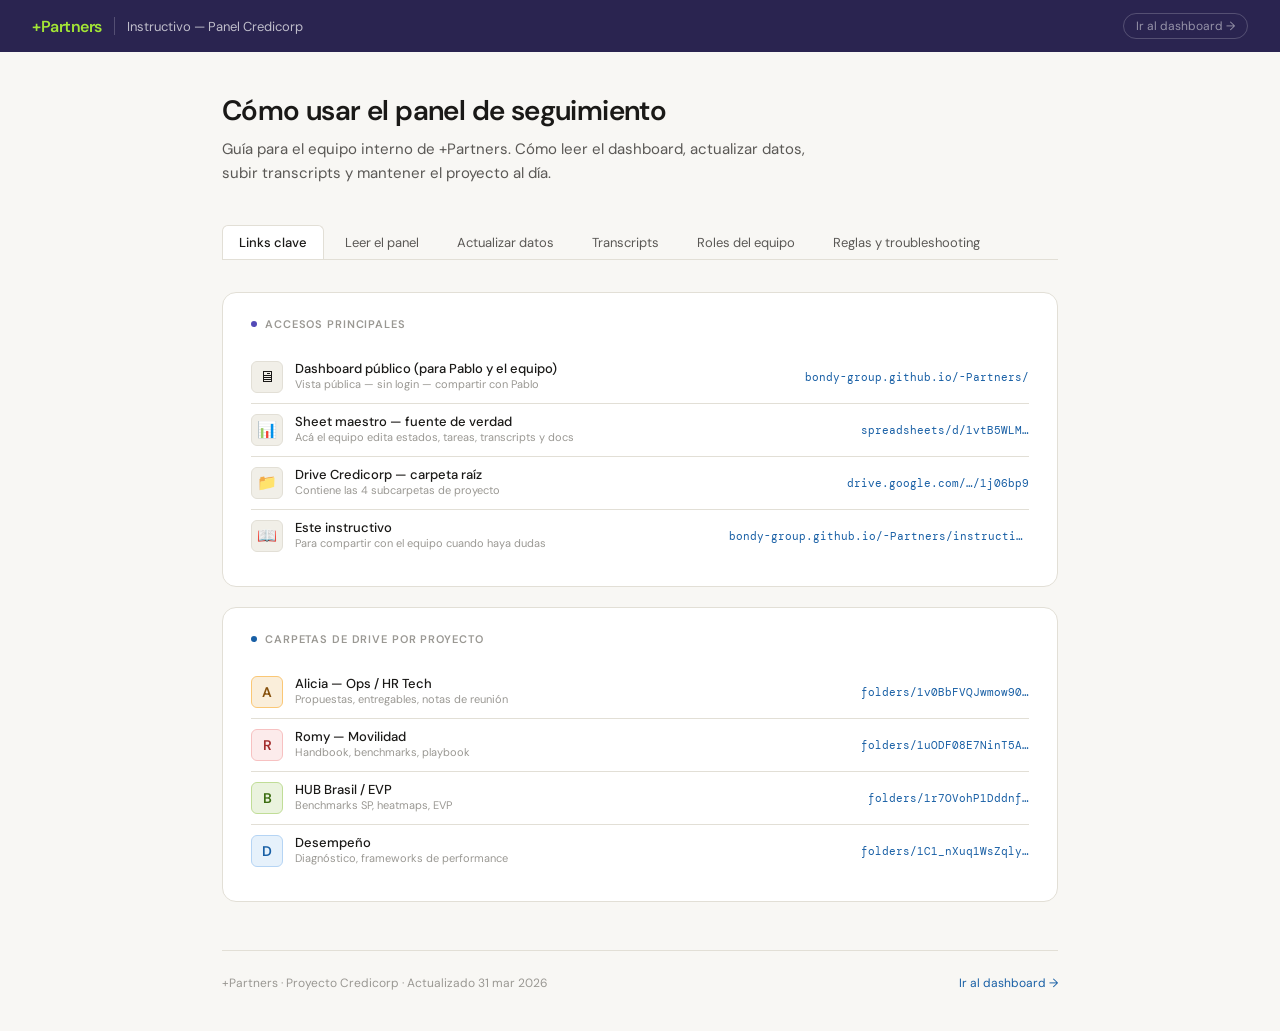
<file: instructivo/index.html>
<!DOCTYPE html>
<html lang="es">
<head>
<meta charset="UTF-8">
<meta name="viewport" content="width=device-width, initial-scale=1.0">
<title>Instructivo — Panel Credicorp · +Partners</title>
<link href="https://fonts.googleapis.com/css2?family=DM+Sans:wght@400;500;600&family=DM+Mono&display=swap" rel="stylesheet">
<style>
*{box-sizing:border-box;margin:0;padding:0}
:root{
  --bg:#F8F7F4;
  --surface:#FFFFFF;
  --surface2:#F1EFE8;
  --border:#E2DFD6;
  --border-md:#C8C5BC;
  --text:#1A1917;
  --text-2:#5A5855;
  --text-3:#9A9893;
  --accent:#2A2450;
  --accent-mid:#534AB7;
  --accent-light:#EEEDFE;
  --green-bg:#EAF3DE;
  --green:#3B6D11;
  --amber-bg:#FAEEDA;
  --amber:#854F0B;
  --red-bg:#FCEBEB;
  --red:#A32D2D;
  --blue-bg:#E6F1FB;
  --blue:#185FA5;
  --r-sm:6px;
  --r-md:10px;
  --r-lg:14px;
}
body{font-family:'DM Sans',system-ui,sans-serif;background:var(--bg);color:var(--text);min-height:100vh;-webkit-font-smoothing:antialiased}
.topbar{background:var(--accent);padding:0 2rem;height:52px;display:flex;align-items:center;justify-content:space-between;position:sticky;top:0;z-index:100}
.topbar-left{display:flex;align-items:center;gap:12px}
.topbar-logo{font-size:16px;font-weight:600;color:#a3e635;letter-spacing:-0.5px}
.topbar-sep{width:1px;height:18px;background:rgba(255,255,255,0.2)}
.topbar-title{font-size:13px;color:rgba(255,255,255,0.7)}
.topbar-link{font-size:12px;color:rgba(255,255,255,0.5);text-decoration:none;border:0.5px solid rgba(255,255,255,0.2);border-radius:20px;padding:4px 12px;transition:all 0.15s}
.topbar-link:hover{color:white;border-color:rgba(255,255,255,0.5)}
.container{max-width:900px;margin:0 auto;padding:2.5rem 2rem}
.hero{margin-bottom:2.5rem}
.hero h1{font-size:28px;font-weight:600;letter-spacing:-0.6px;margin-bottom:8px;color:var(--text)}
.hero p{font-size:15px;color:var(--text-2);line-height:1.6;max-width:600px}
.tabs-nav{display:flex;gap:4px;margin-bottom:2rem;flex-wrap:wrap;border-bottom:0.5px solid var(--border);padding-bottom:0}
.tab-btn{font-size:13px;padding:8px 16px;border-radius:var(--r-sm) var(--r-sm) 0 0;border:0.5px solid transparent;border-bottom:none;background:transparent;color:var(--text-2);cursor:pointer;transition:all 0.15s;font-family:inherit;margin-bottom:-0.5px}
.tab-btn:hover:not(.active){background:var(--surface2);color:var(--text)}
.tab-btn.active{background:var(--surface);color:var(--text);font-weight:500;border-color:var(--border);border-bottom-color:var(--surface)}
.section{display:none}
.section.active{display:flex;flex-direction:column;gap:1.25rem}
.card{background:var(--surface);border:0.5px solid var(--border);border-radius:var(--r-lg);padding:1.5rem 1.75rem}
.card-title{font-size:11px;font-weight:600;color:var(--text-3);text-transform:uppercase;letter-spacing:0.08em;margin-bottom:1.25rem;display:flex;align-items:center;gap:8px}
.card-title-dot{width:6px;height:6px;border-radius:50%;flex-shrink:0}
.step{display:flex;gap:16px;padding:12px 0;border-bottom:0.5px solid var(--border)}
.step:last-child{border-bottom:none;padding-bottom:0}
.step-num{width:24px;height:24px;border-radius:50%;background:var(--surface2);border:0.5px solid var(--border);font-size:11px;font-weight:600;display:flex;align-items:center;justify-content:center;flex-shrink:0;margin-top:1px;color:var(--text-2)}
.step-body{flex:1}
.step-title{font-size:14px;font-weight:500;color:var(--text);margin-bottom:4px}
.step-desc{font-size:13px;color:var(--text-2);line-height:1.55}
.pill{display:inline-flex;align-items:center;gap:5px;font-size:11px;padding:3px 9px;border-radius:20px;font-weight:500}
.pill-dot{width:5px;height:5px;border-radius:50%}
.pill-green{background:var(--green-bg);color:var(--green)}
.pill-amber{background:var(--amber-bg);color:var(--amber)}
.pill-red{background:var(--red-bg);color:var(--red)}
.pill-blue{background:var(--blue-bg);color:var(--blue)}
.pill-gray{background:var(--surface2);color:var(--text-2)}
.code-block{background:var(--surface2);border:0.5px solid var(--border);border-radius:var(--r-sm);padding:10px 14px;font-family:'DM Mono',monospace;font-size:12px;color:var(--text);margin-top:10px;line-height:1.7;overflow-x:auto;white-space:pre}
.warn-box{background:var(--amber-bg);border:0.5px solid #FAC775;border-radius:var(--r-sm);padding:10px 14px;font-size:12px;color:var(--amber);margin-top:10px;line-height:1.55}
.info-box{background:var(--blue-bg);border:0.5px solid #B5D4F4;border-radius:var(--r-sm);padding:10px 14px;font-size:12px;color:var(--blue);margin-top:10px;line-height:1.55}
.success-box{background:var(--green-bg);border:0.5px solid #C0DD97;border-radius:var(--r-sm);padding:10px 14px;font-size:12px;color:var(--green);margin-top:10px;line-height:1.55}
.table{width:100%;border-collapse:collapse;font-size:13px}
.table th{text-align:left;font-size:10px;font-weight:600;color:var(--text-3);text-transform:uppercase;letter-spacing:0.07em;padding:0 12px 10px 0;border-bottom:0.5px solid var(--border)}
.table td{padding:10px 12px 10px 0;border-bottom:0.5px solid var(--border);color:var(--text-2);vertical-align:top;line-height:1.45}
.table tr:last-child td{border-bottom:none}
.table td:first-child{color:var(--text);font-weight:500;font-family:'DM Mono',monospace;font-size:12px;width:170px}
.link-row{display:flex;align-items:center;gap:12px;padding:10px 0;border-bottom:0.5px solid var(--border)}
.link-row:last-child{border-bottom:none}
.link-icon{width:32px;height:32px;border-radius:var(--r-sm);background:var(--surface2);border:0.5px solid var(--border);display:flex;align-items:center;justify-content:center;font-size:16px;flex-shrink:0}
.link-label{font-size:13px;font-weight:500;color:var(--text);line-height:1}
.link-sub{font-size:11px;color:var(--text-3);margin-top:2px}
.link-url{font-family:'DM Mono',monospace;font-size:11px;color:var(--blue);margin-left:auto;white-space:nowrap;overflow:hidden;text-overflow:ellipsis;max-width:300px;text-decoration:none;flex-shrink:0}
.link-url:hover{text-decoration:underline}
.role-row{display:flex;align-items:flex-start;gap:12px;padding:10px 0;border-bottom:0.5px solid var(--border)}
.role-row:last-child{border-bottom:none;padding-bottom:0}
.avatar{width:32px;height:32px;border-radius:50%;background:var(--accent-light);color:var(--accent-mid);font-size:11px;font-weight:600;display:flex;align-items:center;justify-content:center;flex-shrink:0}
.role-name{font-size:13px;font-weight:500;color:var(--text);margin-bottom:3px}
.role-can{font-size:12px;color:var(--text-2);line-height:1.5}
.two-col{display:grid;grid-template-columns:1fr 1fr;gap:1.25rem}
.semaforo-row{display:flex;align-items:center;gap:12px;padding:10px 0;border-bottom:0.5px solid var(--border)}
.semaforo-row:last-child{border-bottom:none}
.semaforo-dot{width:10px;height:10px;border-radius:50%;flex-shrink:0}
.semaforo-label{font-size:13px;font-weight:500;min-width:80px}
.semaforo-desc{font-size:12px;color:var(--text-2)}
.number-badge{width:22px;height:22px;border-radius:50%;background:var(--accent-light);color:var(--accent-mid);font-size:11px;font-weight:600;display:flex;align-items:center;justify-content:center;flex-shrink:0}
.footer{border-top:0.5px solid var(--border);margin-top:3rem;padding-top:1.5rem;display:flex;align-items:center;justify-content:space-between;font-size:12px;color:var(--text-3)}
@media(max-width:700px){
  .two-col{grid-template-columns:1fr}
  .container{padding:1.5rem 1rem}
  .topbar{padding:0 1rem}
  .link-url{display:none}
}
</style>
</head>
<body>

<div class="topbar">
  <div class="topbar-left">
    <span class="topbar-logo">+Partners</span>
    <div class="topbar-sep"></div>
    <span class="topbar-title">Instructivo — Panel Credicorp</span>
  </div>
  <a href="https://bondy-group.github.io/-Partners/" target="_blank" class="topbar-link">Ir al dashboard →</a>
</div>

<div class="container">

  <div class="hero">
    <h1>Cómo usar el panel de seguimiento</h1>
    <p>Guía para el equipo interno de +Partners. Cómo leer el dashboard, actualizar datos, subir transcripts y mantener el proyecto al día.</p>
  </div>

  <div class="tabs-nav">
    <button class="tab-btn active" onclick="show('links',this)">Links clave</button>
    <button class="tab-btn" onclick="show('lectura',this)">Leer el panel</button>
    <button class="tab-btn" onclick="show('actualizar',this)">Actualizar datos</button>
    <button class="tab-btn" onclick="show('transcripts',this)">Transcripts</button>
    <button class="tab-btn" onclick="show('roles',this)">Roles del equipo</button>
    <button class="tab-btn" onclick="show('reglas',this)">Reglas y troubleshooting</button>
  </div>

  <!-- ── LINKS CLAVE ── -->
  <div id="links" class="section active">
    <div class="card">
      <div class="card-title"><span class="card-title-dot" style="background:var(--accent-mid)"></span>Accesos principales</div>
      <div class="link-row">
        <div class="link-icon">🖥</div>
        <div>
          <div class="link-label">Dashboard público (para Pablo y el equipo)</div>
          <div class="link-sub">Vista pública — sin login — compartir con Pablo</div>
        </div>
        <a href="https://bondy-group.github.io/-Partners/" target="_blank" class="link-url">bondy-group.github.io/-Partners/</a>
      </div>
      <div class="link-row">
        <div class="link-icon">📊</div>
        <div>
          <div class="link-label">Sheet maestro — fuente de verdad</div>
          <div class="link-sub">Acá el equipo edita estados, tareas, transcripts y docs</div>
        </div>
        <a href="https://docs.google.com/spreadsheets/d/1vtB5WLMJLjMOIXaeze_OMZbXjva1rfhDHyZhvFPxxYo/edit" target="_blank" class="link-url">spreadsheets/d/1vtB5WLM…</a>
      </div>
      <div class="link-row">
        <div class="link-icon">📁</div>
        <div>
          <div class="link-label">Drive Credicorp — carpeta raíz</div>
          <div class="link-sub">Contiene las 4 subcarpetas de proyecto</div>
        </div>
        <a href="https://drive.google.com/drive/folders/1j06bp9-cdnEL-KL1TX_9W71yS2cKO50F" target="_blank" class="link-url">drive.google.com/…/1j06bp9</a>
      </div>
      <div class="link-row">
        <div class="link-icon">📖</div>
        <div>
          <div class="link-label">Este instructivo</div>
          <div class="link-sub">Para compartir con el equipo cuando haya dudas</div>
        </div>
        <a href="https://bondy-group.github.io/-Partners/instructivo/" target="_blank" class="link-url">bondy-group.github.io/-Partners/instructivo/</a>
      </div>
    </div>

    <div class="card">
      <div class="card-title"><span class="card-title-dot" style="background:var(--blue)"></span>Carpetas de Drive por proyecto</div>
      <div class="link-row">
        <div class="link-icon" style="background:var(--amber-bg);border-color:#FAC775;font-size:14px;font-weight:600;color:var(--amber)">A</div>
        <div>
          <div class="link-label">Alicia — Ops / HR Tech</div>
          <div class="link-sub">Propuestas, entregables, notas de reunión</div>
        </div>
        <a href="https://drive.google.com/drive/folders/1v0BbFVQJwmow90ROvhaCQsv9BT3JIMsZ" target="_blank" class="link-url">folders/1v0BbFVQJwmow90…</a>
      </div>
      <div class="link-row">
        <div class="link-icon" style="background:var(--red-bg);border-color:#F7C1C1;font-size:14px;font-weight:600;color:var(--red)">R</div>
        <div>
          <div class="link-label">Romy — Movilidad</div>
          <div class="link-sub">Handbook, benchmarks, playbook</div>
        </div>
        <a href="https://drive.google.com/drive/folders/1uODF08E7NinT5A-W0WyIt_BhMuEGVAIT" target="_blank" class="link-url">folders/1uODF08E7NinT5A…</a>
      </div>
      <div class="link-row">
        <div class="link-icon" style="background:var(--green-bg);border-color:#C0DD97;font-size:14px;font-weight:600;color:var(--green)">B</div>
        <div>
          <div class="link-label">HUB Brasil / EVP</div>
          <div class="link-sub">Benchmarks SP, heatmaps, EVP</div>
        </div>
        <a href="https://drive.google.com/drive/folders/1r7OVohP1DddnfPLQuYKaPyfYv9zbOkF8" target="_blank" class="link-url">folders/1r7OVohP1Dddnf…</a>
      </div>
      <div class="link-row">
        <div class="link-icon" style="background:var(--blue-bg);border-color:#B5D4F4;font-size:14px;font-weight:600;color:var(--blue)">D</div>
        <div>
          <div class="link-label">Desempeño</div>
          <div class="link-sub">Diagnóstico, frameworks de performance</div>
        </div>
        <a href="https://drive.google.com/drive/folders/1C1_nXuq1WsZqlybwq2I-vZwtNJV8AF86" target="_blank" class="link-url">folders/1C1_nXuq1WsZqly…</a>
      </div>
    </div>
  </div>

  <!-- ── LEER EL PANEL ── -->
  <div id="lectura" class="section">
    <div class="card">
      <div class="card-title"><span class="card-title-dot" style="background:var(--green)"></span>Estructura del dashboard</div>
      <div class="step">
        <div class="step-num">1</div>
        <div class="step-body">
          <div class="step-title">Header ejecutivo</div>
          <div class="step-desc">Muestra "Credicorp — Proyecto de Consultoría · +Partners" con la fecha de hoy. Pensado para que Pablo entienda el contexto en dos segundos.</div>
        </div>
      </div>
      <div class="step">
        <div class="step-num">2</div>
        <div class="step-body">
          <div class="step-title">Contadores de estado</div>
          <div class="step-desc">Cuatro métricas: total de proyectos, en curso, en riesgo y bloqueados. Se actualizan automáticamente desde el Sheet maestro al recargar.</div>
        </div>
      </div>
      <div class="step">
        <div class="step-num">3</div>
        <div class="step-body">
          <div class="step-title">Gantt y calendario</div>
          <div class="step-desc">El Gantt muestra la duración de cada proyecto. El calendario marca las reuniones pasadas y próximas. Ambos son de solo lectura.</div>
        </div>
      </div>
      <div class="step">
        <div class="step-num">4</div>
        <div class="step-body">
          <div class="step-title">Tarjetas de proyecto</div>
          <div class="step-desc">Una tarjeta por proyecto con semáforo de estado, última reunión, próximos pasos y riesgos. Hacer click en cualquiera abre el detalle con 5 pestañas: Reuniones, Tareas, Transcripts (admin), Documentos, Decisiones.</div>
        </div>
      </div>
      <div class="step">
        <div class="step-num">5</div>
        <div class="step-body">
          <div class="step-title">Panel derecho — Alcance, Equipo y Contactos</div>
          <div class="step-desc">Columna fija con los 5 frentes del proyecto, el equipo +Partners con roles, y los contactos de Credicorp. Pensado para que Pablo vea quién es quién y qué cubre cada frente.</div>
        </div>
      </div>
    </div>

    <div class="card">
      <div class="card-title"><span class="card-title-dot" style="background:var(--amber)"></span>Qué significa cada semáforo</div>
      <div class="semaforo-row">
        <div class="semaforo-dot" style="background:#639922"></div>
        <div class="semaforo-label" style="color:var(--green)">En curso</div>
        <div class="semaforo-desc">El proyecto avanza normalmente. No hay impedimentos bloqueantes.</div>
      </div>
      <div class="semaforo-row">
        <div class="semaforo-dot" style="background:#EF9F27"></div>
        <div class="semaforo-label" style="color:var(--amber)">En riesgo</div>
        <div class="semaforo-desc">Hay algo que puede trabar el avance si no se atiende pronto. El equipo lo está monitoreando.</div>
      </div>
      <div class="semaforo-row">
        <div class="semaforo-dot" style="background:#E24B4A"></div>
        <div class="semaforo-label" style="color:var(--red)">Bloqueado</div>
        <div class="semaforo-desc">El proyecto no puede avanzar sin resolver un impedimento externo. Requiere acción urgente.</div>
      </div>
    </div>

    <div class="card">
      <div class="card-title"><span class="card-title-dot" style="background:var(--accent-mid)"></span>Modo admin del dashboard</div>
      <div class="step">
        <div class="step-num">→</div>
        <div class="step-body">
          <div class="step-title">Hacer click en el candado 🔒 (esquina superior derecha)</div>
          <div class="step-desc">Ingresá la contraseña del equipo. En modo admin se habilitan: la pestaña Transcripts (confidencial), botones para agregar tareas y decisiones, y edición inline de celdas.</div>
        </div>
      </div>
      <div class="warn-box">Pablo Silva y el equipo de Credicorp usan el link público sin contraseña. La pestaña Transcripts es solo visible para el equipo interno con login. No compartir la contraseña fuera del equipo +Partners.</div>
    </div>
  </div>

  <!-- ── ACTUALIZAR DATOS ── -->
  <div id="actualizar" class="section">
    <div class="card">
      <div class="card-title"><span class="card-title-dot" style="background:var(--accent-mid)"></span>Actualizar el estado de un proyecto</div>
      <div class="step">
        <div class="number-badge">1</div>
        <div class="step-body">
          <div class="step-title">Abrir el Sheet maestro</div>
          <div class="step-desc">Acceder desde el link en la sección "Links clave". Cualquier miembro del equipo con acceso puede editar.</div>
        </div>
      </div>
      <div class="step">
        <div class="number-badge">2</div>
        <div class="step-body">
          <div class="step-title">Ir a la pestaña <code style="font-family:'DM Mono';font-size:12px;background:var(--surface2);padding:1px 5px;border-radius:4px">sheets_proyectos</code></div>
          <div class="step-desc">Cada fila es un proyecto. Buscar la fila del proyecto que querés actualizar por la columna proyecto_id.</div>
        </div>
      </div>
      <div class="step">
        <div class="number-badge">3</div>
        <div class="step-body">
          <div class="step-title">Editar los campos necesarios</div>
          <div class="step-desc">Los campos que se actualizan con más frecuencia son:</div>
          <div class="code-block">estado          → En curso / En riesgo / Bloqueado
ultima_reunion  → 7 abr 2026
notas           → Reunión discovery completada con Alicia
proximos_pasos  → Enviar propuesta de PeopleSign esta semana</div>
        </div>
      </div>
      <div class="step">
        <div class="number-badge">4</div>
        <div class="step-body">
          <div class="step-title">Recargar el dashboard</div>
          <div class="step-desc">Los cambios se reflejan al recargar la página (F5 o Ctrl+R). No hay sincronización automática.</div>
        </div>
      </div>
      <div class="warn-box">Escribir el estado exactamente como aparece arriba — con mayúscula y tildes. Si se escribe diferente, el semáforo no cambia de color.</div>
    </div>

    <div class="card">
      <div class="card-title"><span class="card-title-dot" style="background:var(--blue)"></span>Todas las pestañas del Sheet</div>
      <table class="table">
        <tr><th>Pestaña</th><th>Qué contiene y cuándo editarla</th></tr>
        <tr><td>sheets_proyectos</td><td>Estado general de cada proyecto. Editar después de cada reunión o cuando cambia el semáforo.</td></tr>
        <tr><td>sheets_tareas</td><td>Tareas por proyecto con responsable, prioridad y estado. Agregar cuando se define un action item en reunión.</td></tr>
        <tr><td>sheets_transcripts</td><td>Registro de transcripts con link a Drive. Ver pestaña "Transcripts" para el proceso completo.</td></tr>
        <tr><td>sheets_reuniones</td><td>Historial de reuniones pasadas con resumen y fecha.</td></tr>
        <tr><td>sheets_documentos</td><td>Documentos y entregables con link a Drive. Agregar cuando se sube algo nuevo a Drive.</td></tr>
        <tr><td>sheets_decisiones</td><td>Log de decisiones tomadas con fecha y fuente.</td></tr>
      </table>
      <div class="info-box">Los nombres de las pestañas son exactos y no deben cambiarse. El dashboard los busca por nombre.</div>
    </div>
  </div>

  <!-- ── TRANSCRIPTS ── -->
  <div id="transcripts" class="section">
    <div class="card">
      <div class="card-title"><span class="card-title-dot" style="background:var(--green)"></span>Cómo registrar un transcript de Fathom</div>
      <div class="step">
        <div class="number-badge">1</div>
        <div class="step-body">
          <div class="step-title">Exportar el transcript desde Fathom</div>
          <div class="step-desc">En la reunión de Fathom, ir a "Export" → PDF, DOCX o TXT. También puede servir el email de recap que Fathom manda automáticamente.</div>
        </div>
      </div>
      <div class="step">
        <div class="number-badge">2</div>
        <div class="step-body">
          <div class="step-title">Subir a la carpeta de Drive del proyecto</div>
          <div class="step-desc">Usar la carpeta correcta según el proyecto al que pertenece la reunión. No mezclar carpetas.</div>
        </div>
      </div>
      <div class="step">
        <div class="number-badge">3</div>
        <div class="step-body">
          <div class="step-title">Copiar el link del archivo en Drive</div>
          <div class="step-desc">Click derecho sobre el archivo → "Obtener link" → asegurarse de que diga "Cualquiera con el link puede ver" → Copiar link.</div>
        </div>
      </div>
      <div class="step">
        <div class="number-badge">4</div>
        <div class="step-body">
          <div class="step-title">Agregar fila en la pestaña <code style="font-family:'DM Mono';font-size:12px;background:var(--surface2);padding:1px 5px;border-radius:4px">sheets_transcripts</code></div>
          <div class="step-desc">Si la pestaña no existe aún, crearla con exactamente estas columnas en la fila 1:</div>
          <div class="code-block">proyecto_id | nombre | fecha | participantes | temas | gdrive_url</div>
        </div>
      </div>
      <div class="step">
        <div class="number-badge">5</div>
        <div class="step-body">
          <div class="step-title">Completar los campos</div>
          <div class="step-desc">Referencia para llenar cada columna:</div>
          <table class="table" style="margin-top:10px">
            <tr><th>Campo</th><th>Ejemplo</th></tr>
            <tr><td>proyecto_id</td><td>alicia <em style="color:var(--text-3)">(o romy / brasil / desempeno)</em></td></tr>
            <tr><td>nombre</td><td>Reunión discovery Alicia — 7 abr 2026</td></tr>
            <tr><td>fecha</td><td>7 abr 2026</td></tr>
            <tr><td>participantes</td><td>Juan, Lucía, Sasan, Alicia (Credicorp)</td></tr>
            <tr><td>temas</td><td>PeopleSoft, onboarding, firmas, bonus España</td></tr>
            <tr><td>gdrive_url</td><td>https://drive.google.com/file/d/…</td></tr>
          </table>
        </div>
      </div>
    </div>

    <div class="card">
      <div class="card-title"><span class="card-title-dot" style="background:var(--accent-mid)"></span>Resultado en el dashboard</div>
      <div class="step">
        <div class="step-num">→</div>
        <div class="step-body">
          <div class="step-title">Dónde aparece el transcript</div>
          <div class="step-desc">Al recargar el dashboard y abrir el proyecto, la pestaña "🎙️ Transcripts" muestra cada transcript con nombre, fecha, participantes, chips de temas y botón de link a Drive.</div>
        </div>
      </div>
      <div class="warn-box">La pestaña Transcripts es solo visible para el equipo con login admin. Pablo no la ve cuando accede al link público.</div>
    </div>
  </div>

  <!-- ── ROLES ── -->
  <div id="roles" class="section">
    <div class="card">
      <div class="card-title"><span class="card-title-dot" style="background:var(--accent-mid)"></span>Permisos por persona</div>
      <div class="role-row">
        <div class="avatar" style="background:#2a2450;color:white">MS</div>
        <div>
          <div class="role-name">Mara Schmitman</div>
          <div class="role-can">Edita Sheet maestro · Sube al repo de GitHub · Contraseña de admin del dashboard · Configura briefing diario en Cowork · Único acceso al código</div>
        </div>
      </div>
      <div class="role-row">
        <div class="avatar">LP</div>
        <div>
          <div class="role-name">Lucía Palomeque</div>
          <div class="role-can">Edita Sheet maestro · Sube transcripts y docs a Drive · Actualiza tareas y documentos · Login admin del dashboard</div>
        </div>
      </div>
      <div class="role-row">
        <div class="avatar">JF</div>
        <div>
          <div class="role-name">Juan Fornaguera</div>
          <div class="role-can">Edita Sheet maestro · Sube transcripts y docs a Drive · Actualiza tareas y documentos · Login admin del dashboard</div>
        </div>
      </div>
      <div class="role-row">
        <div class="avatar">SM</div>
        <div>
          <div class="role-name">Sasan Maniei</div>
          <div class="role-can">Edita Sheet maestro · Sube transcripts a Drive · Login admin del dashboard</div>
        </div>
      </div>
      <div class="role-row">
        <div class="avatar">JM</div>
        <div>
          <div class="role-name">Jorge Moreno</div>
          <div class="role-can">Edita Sheet maestro · Sube transcripts a Drive · Login admin del dashboard</div>
        </div>
      </div>
    </div>

    <div class="two-col">
      <div class="card">
        <div class="card-title"><span class="card-title-dot" style="background:var(--blue)"></span>Qué puede Pablo</div>
        <div class="step">
          <div class="step-num">✓</div>
          <div class="step-body">
            <div class="step-title">Ver el dashboard completo</div>
            <div class="step-desc">Header ejecutivo, semáforos, tarjetas, Gantt, calendario, panel derecho con alcance y equipo.</div>
          </div>
        </div>
        <div class="step">
          <div class="step-num">✗</div>
          <div class="step-body">
            <div class="step-title">No ve Transcripts</div>
            <div class="step-desc">La pestaña de transcripts está oculta para visitantes sin login admin.</div>
          </div>
        </div>
        <div class="step">
          <div class="step-num">✗</div>
          <div class="step-body">
            <div class="step-title">No puede editar</div>
            <div class="step-desc">El dashboard es solo lectura para Pablo. Los cambios los hace el equipo en el Sheet.</div>
          </div>
        </div>
      </div>

      <div class="card">
        <div class="card-title"><span class="card-title-dot" style="background:var(--green)"></span>Briefing automático</div>
        <div class="step">
          <div class="step-num">⏰</div>
          <div class="step-body">
            <div class="step-title">Lunes a viernes, 7:30 AM</div>
            <div class="step-desc">El briefing llega automáticamente al email del equipo con novedades de las últimas 24 horas, estado de proyectos y action items del día.</div>
          </div>
        </div>
        <div class="step">
          <div class="step-num">→</div>
          <div class="step-body">
            <div class="step-title">Destinatarios</div>
            <div class="step-desc">mara · lucia · juan · sasan · jorge @maspartners.com.ar</div>
          </div>
        </div>
        <div class="success-box">El briefing lee los emails del proyecto, los transcripts de Fathom y actualiza el Sheet automáticamente.</div>
      </div>
    </div>
  </div>

  <!-- ── REGLAS ── -->
  <div id="reglas" class="section">
    <div class="card">
      <div class="card-title"><span class="card-title-dot" style="background:var(--amber)"></span>Las 6 reglas del equipo</div>
      <div class="step">
        <div class="step-num">1</div>
        <div class="step-body">
          <div class="step-title">Drive = repositorio de archivos</div>
          <div class="step-desc">Todo archivo (transcript, propuesta, entregable, benchmark) va en la carpeta de Drive del proyecto. Nunca mezclar carpetas entre proyectos.</div>
        </div>
      </div>
      <div class="step">
        <div class="step-num">2</div>
        <div class="step-body">
          <div class="step-title">Sheet = fuente de verdad</div>
          <div class="step-desc">Todo lo que querés que aparezca en el dashboard va al Sheet maestro. Si algo no está en el Sheet, no aparece en el dashboard.</div>
        </div>
      </div>
      <div class="step">
        <div class="step-num">3</div>
        <div class="step-body">
          <div class="step-title">Dashboard = solo lectura</div>
          <div class="step-desc">El dashboard muestra información, no es donde se edita. Los cambios siempre van al Sheet primero, luego se refresca la página.</div>
        </div>
      </div>
      <div class="step">
        <div class="step-num">4</div>
        <div class="step-body">
          <div class="step-title">Recargar para ver cambios</div>
          <div class="step-desc">Después de editar el Sheet, recargar el dashboard con F5 o Ctrl+Shift+R (limpia caché). Los datos se actualizan al instante.</div>
        </div>
      </div>
      <div class="step">
        <div class="step-num">5</div>
        <div class="step-body">
          <div class="step-title">No tocar el código en GitHub</div>
          <div class="step-desc">Solo Mara tiene acceso al repositorio. Si algo visual no funciona o hay que cambiar un texto que no viene del Sheet, avisarle a Mara.</div>
        </div>
      </div>
      <div class="step">
        <div class="step-num">6</div>
        <div class="step-body">
          <div class="step-title">IDs de proyecto exactos</div>
          <div class="step-desc">En el Sheet siempre usar los IDs exactos en minúsculas sin tildes: <code style="font-family:'DM Mono';font-size:12px;background:var(--surface2);padding:1px 5px;border-radius:4px">alicia</code> <code style="font-family:'DM Mono';font-size:12px;background:var(--surface2);padding:1px 5px;border-radius:4px">romy</code> <code style="font-family:'DM Mono';font-size:12px;background:var(--surface2);padding:1px 5px;border-radius:4px">brasil</code> <code style="font-family:'DM Mono';font-size:12px;background:var(--surface2);padding:1px 5px;border-radius:4px">desempeno</code></div>
        </div>
      </div>
    </div>

    <div class="card">
      <div class="card-title"><span class="card-title-dot" style="background:var(--red)"></span>Troubleshooting</div>
      <table class="table">
        <tr><th>Problema</th><th>Qué hacer</th></tr>
        <tr><td>Dashboard no carga</td><td>Verificar conexión a internet. Esperar 1-3 minutos (GitHub Pages puede tardar en reflejar cambios recientes). Recargar con Ctrl+Shift+R.</td></tr>
        <tr><td>Datos desactualizados</td><td>Recargar con Ctrl+Shift+R para limpiar caché del navegador. El Sheet puede tardar hasta 1 minuto en propagarse.</td></tr>
        <tr><td>Estado no cambia de color</td><td>Verificar ortografía exacta en el Sheet: "En curso", "En riesgo" o "Bloqueado" — con mayúscula y tildes exactas.</td></tr>
        <tr><td>Transcript no aparece</td><td>Verificar que la pestaña se llame exactamente <code style="font-family:'DM Mono';font-size:11px">sheets_transcripts</code> y que las 6 columnas tengan los nombres correctos.</td></tr>
        <tr><td>Proyecto_id no reconocido</td><td>Usar solo los valores exactos: alicia / romy / brasil / desempeno (sin tildes, en minúsculas).</td></tr>
        <tr><td>Algo se rompió visualmente</td><td>Avisarle a Mara. Ella tiene acceso al repositorio de GitHub para corregirlo.</td></tr>
        <tr><td>No recibí el briefing diario</td><td>Verificar carpeta de spam. Si persiste, avisarle a Mara para revisar la configuración de Cowork.</td></tr>
      </table>
    </div>
  </div>

  <div class="footer">
    <span>+Partners · Proyecto Credicorp · Actualizado 31 mar 2026</span>
    <a href="https://bondy-group.github.io/-Partners/" target="_blank" style="color:var(--blue);text-decoration:none">Ir al dashboard →</a>
  </div>

</div>

<script>
function show(id, btn) {
  document.querySelectorAll('.section').forEach(s => s.classList.remove('active'));
  document.querySelectorAll('.tab-btn').forEach(b => b.classList.remove('active'));
  document.getElementById(id).classList.add('active');
  btn.classList.add('active');
}
</script>
</body>
</html>
</file>
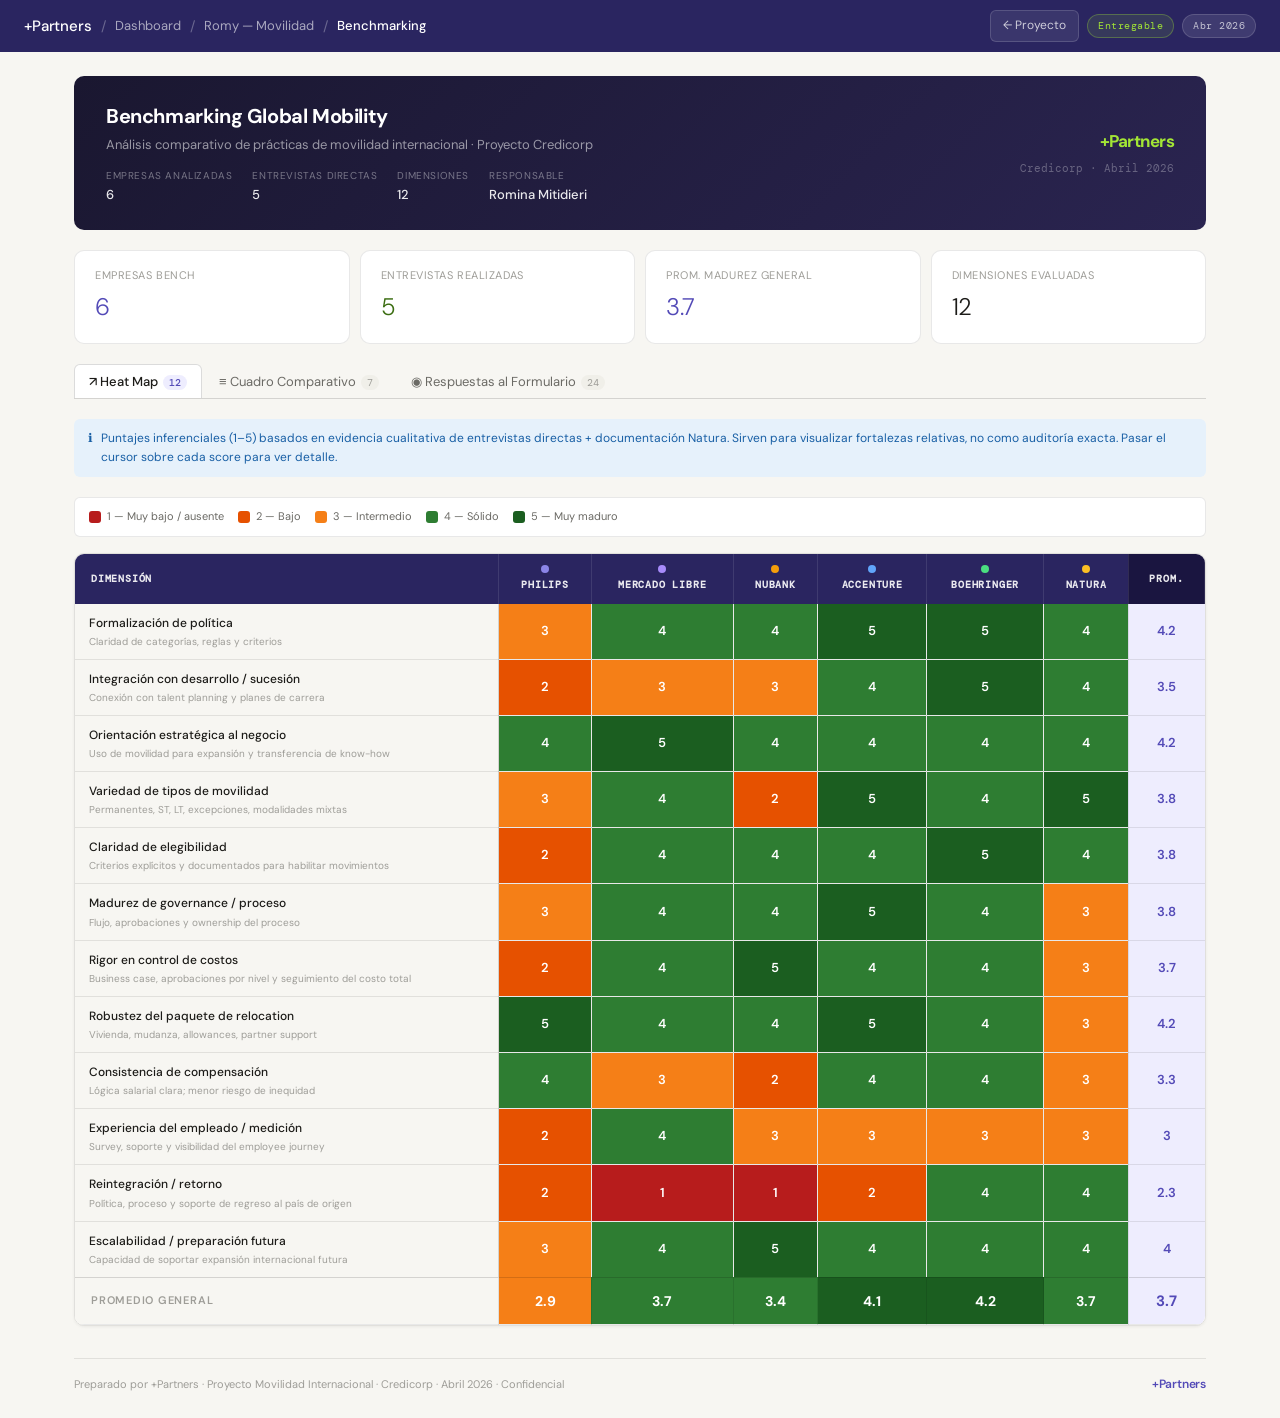
<file: credicorp/benchmark-mobility.html>
<!DOCTYPE html>
<html lang="es">
<head>
<meta charset="UTF-8">
<meta name="viewport" content="width=device-width, initial-scale=1.0">
<title>Benchmarking Global Mobility · Romy — Credicorp</title>
<link href="https://fonts.googleapis.com/css2?family=DM+Sans:ital,opsz,wght@0,9..40,300;0,9..40,400;0,9..40,500;1,9..40,300&family=DM+Mono:wght@400;500&display=swap" rel="stylesheet">
<style>
:root{--bg:#F7F6F2;--surface:#FFFFFF;--surface2:#F0EFE9;--border:rgba(0,0,0,.09);--border-md:rgba(0,0,0,.14);--text:#1C1B18;--text-2:#6B6A65;--text-3:#9E9D98;--accent:#2A2560;--accent-light:#EEEDFE;--accent-mid:#534AB7;--green:#3B6D11;--green-bg:#EAF3DE;--amber:#854F0B;--amber-bg:#FAEEDA;--red:#A32D2D;--red-bg:#FCEBEB;--blue:#185FA5;--blue-bg:#E6F1FB;--r-sm:6px;--r-md:10px;--r-lg:14px;--shadow:0 1px 3px rgba(0,0,0,.06);--h1:#B71C1C;--h2:#E65100;--h3:#F57F17;--h4:#2E7D32;--h5:#1B5E20}
*,*::before,*::after{box-sizing:border-box;margin:0;padding:0}
body{font-family:'DM Sans',sans-serif;background:var(--bg);color:var(--text);min-height:100vh;font-size:14px;line-height:1.6}
/* TOPBAR */
.topbar{background:var(--accent);height:52px;padding:0 1.5rem;display:flex;align-items:center;justify-content:space-between;position:sticky;top:0;z-index:300}
.topbar-left{display:flex;align-items:center;gap:8px}
.logo{font-size:15px;font-weight:500;color:#fff;letter-spacing:-.01em}
.sep{color:rgba(255,255,255,.3);margin:0 1px}
.crumb{font-size:13px;color:rgba(255,255,255,.6)}
.crumb a{color:rgba(255,255,255,.6);text-decoration:none}
.crumb a:hover{color:#fff}
.crumb.cur{color:#fff;font-weight:500}
.topbar-right{display:flex;align-items:center;gap:8px}
.chip{background:rgba(255,255,255,.1);color:rgba(255,255,255,.7);font-size:10px;font-family:'DM Mono',monospace;padding:3px 10px;border-radius:20px;border:.5px solid rgba(255,255,255,.15);letter-spacing:.05em}
.chip.hi{background:rgba(163,230,53,.1);color:#a3e635;border-color:rgba(163,230,53,.3)}
.btn-back{display:flex;align-items:center;gap:5px;font-size:12px;color:rgba(255,255,255,.75);background:rgba(255,255,255,.08);border:.5px solid rgba(255,255,255,.15);padding:5px 12px;border-radius:var(--r-sm);cursor:pointer;font-family:inherit;text-decoration:none;transition:background .12s}
.btn-back:hover{background:rgba(255,255,255,.18);color:#fff}
/* MAIN */
.main{padding:1.5rem;max-width:1180px;margin:0 auto}
/* HERO */
.hero{background:linear-gradient(135deg,#1a1730 0%,#2a2450 100%);border-radius:var(--r-md);padding:1.5rem 2rem;margin-bottom:1.25rem;display:flex;align-items:center;justify-content:space-between;gap:1rem}
.hero-left h1{font-size:20px;font-weight:700;color:#fff;letter-spacing:-.4px;margin-bottom:3px}
.hero-left p{font-size:13px;color:rgba(255,255,255,.55);margin:0}
.hero-meta{display:flex;gap:20px;margin-top:12px;flex-wrap:wrap}
.hm-item{display:flex;flex-direction:column;gap:1px}
.hm-label{font-size:10px;color:rgba(255,255,255,.4);text-transform:uppercase;letter-spacing:.06em}
.hm-val{font-size:13px;font-weight:500;color:rgba(255,255,255,.9)}
.hero-right{display:flex;flex-direction:column;align-items:flex-end;gap:5px}
.hero-brand{font-size:17px;font-weight:700;color:#a3e635;letter-spacing:-.5px}
.hero-date{font-size:11px;color:rgba(255,255,255,.3);font-family:'DM Mono',monospace}
/* METRICS */
.metrics{display:grid;grid-template-columns:repeat(4,minmax(0,1fr));gap:10px;margin-bottom:1.25rem}
.metric{background:var(--surface);border-radius:var(--r-md);border:.5px solid var(--border);padding:1rem 1.25rem}
.metric-label{font-size:11px;color:var(--text-3);margin-bottom:4px;text-transform:uppercase;letter-spacing:.05em}
.metric-value{font-size:24px;font-weight:300;letter-spacing:-.02em}
.mv-accent{color:var(--accent-mid)}
.mv-green{color:var(--green)}
/* TABS */
.tabs{display:flex;gap:2px;border-bottom:.5px solid var(--border-md);margin-bottom:1.25rem}
.tab{font-size:13px;padding:8px 14px;border-radius:var(--r-sm) var(--r-sm) 0 0;cursor:pointer;color:var(--text-2);border:.5px solid transparent;border-bottom:none;background:transparent;font-family:inherit;transition:color .12s}
.tab:hover{color:var(--text)}
.tab.active{color:var(--text);font-weight:500;background:var(--surface);border-color:var(--border-md);margin-bottom:-.5px}
.tb{background:var(--surface2);color:var(--text-3);font-size:10px;font-family:'DM Mono',monospace;border-radius:10px;padding:1px 6px;margin-left:5px}
.tab.active .tb{background:var(--accent-light);color:var(--accent-mid)}
/* PANELS */
.panel{display:none;animation:fi .18s ease-out}
.panel.active{display:block}
@keyframes fi{from{opacity:0;transform:translateY(4px)}to{opacity:1;transform:translateY(0)}}
/* BANNERS */
.banner{font-size:12px;padding:10px 14px;border-radius:var(--r-sm);margin-bottom:1.25rem;display:flex;gap:8px;align-items:flex-start;line-height:1.6}
.banner-blue{background:var(--blue-bg);color:var(--blue)}
.banner-amber{background:var(--amber-bg);color:var(--amber)}
/* LEGEND */
.legend{display:flex;gap:14px;flex-wrap:wrap;margin-bottom:1rem;background:var(--surface);border:.5px solid var(--border);border-radius:var(--r-sm);padding:10px 14px}
.li{display:flex;align-items:center;gap:6px;font-size:11px;color:var(--text-2)}
.ld{width:12px;height:12px;border-radius:3px;flex-shrink:0}
/* TABLE WRAP */
.tw{overflow-x:auto;border-radius:var(--r-md);border:.5px solid var(--border);box-shadow:var(--shadow);margin-bottom:1.25rem}
table{width:100%;border-collapse:collapse;background:var(--surface)}
/* HEATMAP */
.ht thead th{background:var(--accent);color:rgba(255,255,255,.9);font-family:'DM Mono',monospace;font-size:10px;letter-spacing:.08em;text-transform:uppercase;padding:11px 14px;text-align:center;border-right:.5px solid rgba(255,255,255,.1);white-space:nowrap}
.ht thead th:first-child{text-align:left;min-width:215px;padding-left:16px}
.ht thead th.avgh{background:#1a1540}
.ht tbody tr:hover td{filter:brightness(.96)}
.ht tbody tr:last-child td{border-bottom:none}
.ht td{padding:10px 14px;border-bottom:.5px solid var(--border);border-right:.5px solid var(--border);font-size:13px}
.ht td.dtd{font-size:12px;font-weight:500;color:var(--text);text-align:left;background:var(--bg);border-right:.5px solid var(--border-md);min-width:215px}
.dtd .ds{font-size:10px;color:var(--text-3);font-weight:400;margin-top:2px;line-height:1.4}
.std{text-align:center;font-weight:600;font-size:14px;color:#fff;cursor:default;position:relative}
.avtd{text-align:center;font-weight:600;font-size:14px;background:var(--accent-light)!important;color:var(--accent-mid)!important;border-right:none!important}
.ht tfoot td{border-top:1.5px solid var(--border-md);font-weight:600;text-align:center;padding:11px 14px}
.ht tfoot td:first-child{font-size:11px;text-transform:uppercase;letter-spacing:.07em;color:var(--text-3);background:var(--bg);text-align:left;padding-left:16px}
.s1{background:var(--h1)}.s2{background:var(--h2)}.s3{background:var(--h3)}.s4{background:var(--h4)}.s5{background:var(--h5)}
/* tooltip */
.ttw{position:relative;display:inline-block;width:100%;text-align:center}
.ttw .tt{display:none;position:absolute;bottom:calc(100% + 6px);left:50%;transform:translateX(-50%);background:#1C1B18;color:#fff;font-size:11px;padding:6px 10px;border-radius:5px;white-space:normal;max-width:220px;text-align:left;z-index:50;pointer-events:none;line-height:1.5}
.ttw:hover .tt{display:block}
/* COMP TABLE */
.csec{margin-bottom:1.5rem}
.csec-title{background:var(--accent);color:rgba(255,255,255,.92);font-size:12px;font-weight:500;padding:9px 16px;border-radius:var(--r-sm) var(--r-sm) 0 0;display:flex;align-items:center;gap:8px}
.csec .tw{margin-bottom:0;border-radius:0 0 var(--r-md) var(--r-md)}
.ct thead th{background:#3D3878;color:rgba(255,255,255,.85);font-family:'DM Mono',monospace;font-size:10px;letter-spacing:.07em;text-transform:uppercase;padding:10px 14px;text-align:center;border-right:.5px solid rgba(255,255,255,.1);min-width:152px;white-space:nowrap}
.ct thead th:first-child{background:#2A2560;text-align:left;min-width:160px}
.ct tbody td{padding:11px 14px;border-bottom:.5px solid var(--border);border-right:.5px solid var(--border);font-size:12px;color:var(--text-2);vertical-align:top;line-height:1.65}
.ct tbody tr:nth-child(even) td{background:#FAFAF8}
.ct tbody tr:hover td{background:var(--accent-light)!important}
.ct tbody td.dtd2{font-weight:500;font-size:12px;color:var(--text);background:var(--bg)!important}
.ct tbody tr:hover td.dtd2{background:var(--accent-light)!important}
.ct tbody tr:last-child td{border-bottom:none}
.codot{width:8px;height:8px;border-radius:50%}
.coh{display:flex;flex-direction:column;align-items:center;gap:4px}
/* FORM TABLE */
.ft thead th{background:var(--accent);color:rgba(255,255,255,.9);font-family:'DM Mono',monospace;font-size:10px;letter-spacing:.07em;text-transform:uppercase;padding:11px 14px;text-align:center;border-right:.5px solid rgba(255,255,255,.1);min-width:162px;white-space:nowrap}
.ft thead th:first-child{background:#1a1540;text-align:left;min-width:200px}
.ft tbody td{padding:11px 14px;border-bottom:.5px solid var(--border);border-right:.5px solid var(--border);font-size:12px;color:var(--text-2);vertical-align:top;line-height:1.65}
.ft tbody tr:nth-child(even) td{background:#FAFAF8}
.ft tbody tr:hover td{background:var(--accent-light)!important}
.ft tbody td.qtd{color:var(--text);background:var(--bg)!important}
.ft tbody tr:hover td.qtd{background:var(--accent-light)!important}
.ft tbody tr:last-child td{border-bottom:none}
.ft .sr td{background:var(--accent)!important;color:rgba(255,255,255,.9)!important;font-size:12px;font-weight:500;padding:9px 14px!important;border-color:transparent!important}
.ft .sr:hover td{background:var(--accent)!important}
.qn{font-size:10px;color:var(--text-3);font-family:'DM Mono',monospace;margin-bottom:2px}
.qt{font-size:12px;font-weight:500;color:var(--text)}
/* FOOTER */
.footer{margin-top:2rem;padding-top:1rem;border-top:.5px solid var(--border);display:flex;align-items:center;justify-content:space-between;flex-wrap:wrap;gap:8px}
.footer-txt{font-size:11px;color:var(--text-3)}
.footer-brand{font-size:12px;font-weight:600;color:var(--accent-mid);letter-spacing:-.2px}
@media(max-width:768px){.metrics{grid-template-columns:repeat(2,1fr)}.hero{flex-direction:column;align-items:flex-start}}
</style>
</head>
<body>

<div class="topbar">
  <div class="topbar-left">
    <span class="logo">+Partners</span>
    <span class="sep">/</span>
    <span class="crumb"><a href="../index.html">Dashboard</a></span>
    <span class="sep">/</span>
    <span class="crumb"><a href="index.html">Romy — Movilidad</a></span>
    <span class="sep">/</span>
    <span class="crumb cur">Benchmarking</span>
  </div>
  <div class="topbar-right">
    <a class="btn-back" href="index.html">← Proyecto</a>
    <span class="chip hi">Entregable</span>
    <span class="chip">Abr 2026</span>
  </div>
</div>

<div class="main">

  <div class="hero">
    <div class="hero-left">
      <h1>Benchmarking Global Mobility</h1>
      <p>Análisis comparativo de prácticas de movilidad internacional · Proyecto Credicorp</p>
      <div class="hero-meta">
        <div class="hm-item"><span class="hm-label">Empresas analizadas</span><span class="hm-val">6</span></div>
        <div class="hm-item"><span class="hm-label">Entrevistas directas</span><span class="hm-val">5</span></div>
        <div class="hm-item"><span class="hm-label">Dimensiones</span><span class="hm-val">12</span></div>
        <div class="hm-item"><span class="hm-label">Responsable</span><span class="hm-val">Romina Mitidieri</span></div>
      </div>
    </div>
    <div class="hero-right">
      <div class="hero-brand">+Partners</div>
      <div class="hero-date">Credicorp · Abril 2026</div>
    </div>
  </div>

  <div class="metrics">
    <div class="metric"><div class="metric-label">Empresas bench</div><div class="metric-value mv-accent">6</div></div>
    <div class="metric"><div class="metric-label">Entrevistas realizadas</div><div class="metric-value mv-green">5</div></div>
    <div class="metric"><div class="metric-label">Prom. madurez general</div><div class="metric-value mv-accent">3.7</div></div>
    <div class="metric"><div class="metric-label">Dimensiones evaluadas</div><div class="metric-value">12</div></div>
  </div>

  <div class="tabs">
    <button class="tab active" onclick="showTab('heatmap',this)">↗ Heat Map<span class="tb">12</span></button>
    <button class="tab" onclick="showTab('comp',this)">≡ Cuadro Comparativo<span class="tb">7</span></button>
    <button class="tab" onclick="showTab('form',this)">◉ Respuestas al Formulario<span class="tb">24</span></button>
  </div>

  <!-- HEATMAP -->
  <div class="panel active" id="panel-heatmap">
    <div class="banner banner-blue"><span>ℹ</span><span>Puntajes inferenciales (1–5) basados en evidencia cualitativa de entrevistas directas + documentación Natura. Sirven para visualizar fortalezas relativas, no como auditoría exacta. Pasar el cursor sobre cada score para ver detalle.</span></div>
    <div class="legend">
      <div class="li"><div class="ld" style="background:var(--h1)"></div>1 — Muy bajo / ausente</div>
      <div class="li"><div class="ld" style="background:var(--h2)"></div>2 — Bajo</div>
      <div class="li"><div class="ld" style="background:var(--h3)"></div>3 — Intermedio</div>
      <div class="li"><div class="ld" style="background:var(--h4)"></div>4 — Sólido</div>
      <div class="li"><div class="ld" style="background:var(--h5)"></div>5 — Muy maduro</div>
    </div>
    <div class="tw"><table class="ht">
      <thead><tr>
        <th>Dimensión</th>
        <th><div class="coh"><div class="codot" style="background:#8B85E8"></div>Philips</div></th>
        <th><div class="coh"><div class="codot" style="background:#A78BFA"></div>Mercado Libre</div></th>
        <th><div class="coh"><div class="codot" style="background:#F59E0B"></div>Nubank</div></th>
        <th><div class="coh"><div class="codot" style="background:#60A5FA"></div>Accenture</div></th>
        <th><div class="coh"><div class="codot" style="background:#4ADE80"></div>Boehringer</div></th>
        <th><div class="coh"><div class="codot" style="background:#FBBF24"></div>Natura</div></th>
        <th class="avgh">Prom.</th>
      </tr></thead>
      <tbody id="htb"></tbody>
      <tfoot id="htf"></tfoot>
    </table></div>
  </div>

  <!-- COMPARATIVO -->
  <div class="panel" id="panel-comp">
    <div id="cw"></div>
  </div>

  <!-- FORMULARIO -->
  <div class="panel" id="panel-form">
    <div class="banner banner-amber"><span>◎</span><span>Respuestas <strong>inferidas de transcripts de entrevistas directas</strong> con cada empresa y documentación de Natura. No son respuestas formales al formulario. Usar como base de validación al enviar el formulario.</span></div>
    <div class="tw"><table class="ft">
      <thead><tr>
        <th>Pregunta</th>
        <th><div class="coh"><div class="codot" style="background:#8B85E8"></div>Philips</div></th>
        <th><div class="coh"><div class="codot" style="background:#A78BFA"></div>Mercado Libre</div></th>
        <th><div class="coh"><div class="codot" style="background:#F59E0B"></div>Nubank</div></th>
        <th><div class="coh"><div class="codot" style="background:#60A5FA"></div>Accenture</div></th>
        <th><div class="coh"><div class="codot" style="background:#4ADE80"></div>Boehringer</div></th>
      </tr></thead>
      <tbody id="ftb"></tbody>
    </table></div>
  </div>

  <div class="footer">
    <div class="footer-txt">Preparado por +Partners · Proyecto Movilidad Internacional · Credicorp · Abril 2026 · Confidencial</div>
    <div class="footer-brand">+Partners</div>
  </div>

</div>

<script>
const COS=["Philips","Mercado Libre","Nubank","Accenture","Boehringer","Natura"];
const DOTS=["#8B85E8","#A78BFA","#F59E0B","#60A5FA","#4ADE80","#FBBF24"];

const H=[
  {d:"Formalización de política",s:"Claridad de categorías, reglas y criterios",v:[3,4,4,5,5,4],t:["Política formal pero poco integrada en LATAM","Simple y clara; no publicada masivamente","En rediseño activo; diferencia negocio vs personal","Muy alta: transfers, assignments, ST/LT, direct hires","Política corporativa global con aprobaciones diferenciadas","Tres modalidades bien definidas con criterios claros"]},
  {d:"Integración con desarrollo / sucesión",s:"Conexión con talent planning y planes de carrera",v:[2,3,3,4,5,4],t:["Parcialmente estructurado; no mapeado año a año","Domina la lógica de negocio; no es eje de sucesión formal","Roadmap futuro: early talent y programas de liderazgo","HR Partner arma planes de carrera para MD y perfiles altos","Muy fuerte: todo parte del TDD (Talent Development Discussion)","Integrado: LTA incluye gestión de carrera post-retorno"]},
  {d:"Orientación estratégica al negocio",s:"Uso de movilidad para expansión y transferencia de know-how",v:[4,5,4,4,4,4],t:["Cubrir vacantes críticas; dar exposición regional","Muy activa para expansión MX/China; transmitir ADN MELI","Expansión internacional con talento on the ground","Proyectos de clientes en múltiples geografías","Cubrir posiciones con know-how específico o desarrollar alto potencial","Impulsar liderazgos globales y transferir conocimiento"]},
  {d:"Variedad de tipos de movilidad",s:"Permanentes, ST, LT, excepciones, modalidades mixtas",v:[3,4,2,5,4,5],t:["Permanentes principal; ST existe pero no es programa robusto","Permanente + ST hasta 6m; excepción China 2 años","Solo permanentes y ST ad hoc; evitaron LTA por costo payroll","Transfers, assignments ST/LT, short trips, direct hires","GRP, GGA (LT), ST, transferencia permanente","LTA, Permanente, ST — todos bien definidos con criterios"]},
  {d:"Claridad de elegibilidad",s:"Criterios explícitos y documentados para habilitar movimientos",v:[2,4,4,4,5,4],t:["No muy explicitados; generalmente líderes o perfiles en crecimiento","≥12m, performance buena, sin issues, aprobación negocio","Business case como filtro principal; en revisión activa","Varía por tipo: demanda empresa, beneficio mutuo o solicitud personal","Muy claros: TDD para GGA; know-how específico para GRP","LTA: Directores+; Permanente y ST: todos los colaboradores"]},
  {d:"Madurez de governance / proceso",s:"Flujo, aprobaciones y ownership del proceso",v:[3,4,4,5,4,3],t:["Más maduro en paquetes que en integración con talento","Pragmática; People concentra la política","Mejoró al mapear procesos; desafío: excepciones de senior leadership","Muy alta: HRBP, recruiting, immigration, travel, Mobility Service Lead","Centralizado regional; aprobaciones diferenciadas por tipo","Tipos bien definidos; detalle operativo no documentado"]},
  {d:"Rigor en control de costos",s:"Business case, aprobaciones por nivel y seguimiento del costo total",v:[2,4,5,4,4,3],t:["Presupuesto histórico; sin planificación detallada","Control desde 2025 con aprobación director+","Muy fuerte: costo origen/destino, payroll, paquete, impuestos, termination","Costo es driver central aunque menos estructurado que Nubank","Siempre queda claro quién paga según tipo de programa","Sin proceso formal de business case descrito"]},
  {d:"Robustez del paquete de relocation",s:"Vivienda, mudanza, allowances, partner support",v:[5,4,4,5,4,3],t:["Visita previa, vivienda, colegio, banco, mudanza, allowances, gross-up","Permanent: básico. Business ST: housing + flights + per diem","Business: partner career, colegio, alojamiento, relocation. Personal: compliance","Assignment: casa, escuela, transporte, tax eq., car rental. Transfer: 30d + vendor","ST: vivienda+comida+allowance. LTA: paquete completo","Tres tipos definidos; detalle de beneficios limitado en docs disponibles"]},
  {d:"Consistencia de compensación",s:"Lógica salarial clara; menor riesgo de inequidad",v:[4,3,2,4,4,3],t:["Allowances por familia y nivel; pago neto con gross-up","ST: salario origen. Permanente: nómina destino","Compa-ratio al mercado destino; gran desafío de expectativas 'expat'","Assignment: origen+allowances. Transfer: adaptado al host country","Mantiene salario de origen + allowances. Siempre paga quien manda","Gestión desde origen en ST; transición al destino en LTA/permanente"]},
  {d:"Experiencia del empleado / medición",s:"Survey, soporte y visibilidad del employee journey",v:[2,4,3,3,3,3],t:["No estructurado; zona gris entre origen y destino","Survey de favorabilidad para empleado y proveedor desde 2025","Alta sensibilidad; fricción en negociación de paquete y expectativas","Acompañamiento por Mobility Service Lead como punto de contacto único","No se menciona medición formal de experiencia","No mencionado en documentación disponible"]},
  {d:"Reintegración / retorno",s:"Política, proceso y soporte de regreso al país de origen",v:[2,1,1,2,4,4],t:["Clawback si se va antes de 3 años; sin financiamiento si renuncia","One-way ticket; sin financiamiento de retorno por decisión personal","Sin reintegración formal; permanentes asumen que se quedan","Assignment: headcount origen protegido. Transfer: sin retorno garantizado","Varios tipos incluyen retorno garantizado o plan de próxima posición","LTA contempla muy bien el retorno como parte del proceso estratégico"]},
  {d:"Escalabilidad / preparación futura",s:"Capacidad de soportar expansión internacional futura",v:[3,4,5,4,4,4],t:["Buena base de paquetes/proveedores; menos fuerte en estrategia integral","Alta claridad operativa; muy pegada al negocio","Política en rediseño activo para soportar crecimiento acelerado","Estructura global madura para multi-geografía y multi-tipo","Política corporativa escalable con tipos diferenciados y aprobaciones claras","Marco conceptual sólido de tres modalidades, extensible"]},
];

function sc(v){return 's'+v}
function ac(v){if(v<=2.4)return 's2';if(v<=3.2)return 's3';if(v<=3.8)return 's4';return 's5'}

function buildHM(){
  const tb=document.getElementById('htb'),tf=document.getElementById('htf');
  const cs=[0,0,0,0,0,0];let os=0;
  H.forEach(r=>{
    const avg=r.v.reduce((a,b)=>a+b,0)/r.v.length;
    r.v.forEach((s,i)=>cs[i]+=s);os+=avg;
    let tr=`<tr><td class="dtd">${r.d}<div class="ds">${r.s}</div></td>`;
    r.v.forEach((s,i)=>{tr+=`<td class="std ${sc(s)}"><div class="ttw">${s}<span class="tt">${COS[i]}: ${r.t[i]}</span></div></td>`;});
    tr+=`<td class="avtd">${Math.round(avg*10)/10}</td></tr>`;
    tb.innerHTML+=tr;
  });
  const ca=cs.map(s=>Math.round(s/H.length*10)/10);
  const oa=Math.round(os/H.length*10)/10;
  let tr=`<tr><td>Promedio general</td>`;
  ca.forEach(a=>{tr+=`<td class="${ac(a)}" style="font-weight:700;font-size:14px;color:#fff;">${a}</td>`;});
  tr+=`<td class="avtd" style="font-size:15px;font-weight:700;">${oa}</td></tr>`;
  tf.innerHTML=tr;
}

const COMP=[
  {t:"🎯 Estrategia y Enfoque",rows:[
    {d:"Enfoque general / filosofía",v:["Necesidades de negocio; dar exposición regional. Poco formalizado en LATAM.","Expansión activa: transmitir cultura MELI y know-how. Foco en México y China.","Relocations permanentes como modelo principal. ST solo ad hoc y no publicado.","Movilidad global para proyectos de clientes. Segmentación sofisticada de paquetes.","Política corporativa; 4 tipos diferenciados. Mercados emergentes exportan talento.","Tres modalidades bien definidas: LTA, Permanente, ST. Foco en desarrollo y negocio."]},
    {d:"Objetivo principal",v:["Cubrir vacantes críticas no disponibles localmente; dar exposición regional.","Resolver necesidades del negocio en mercados estratégicos; transferir cultura.","Expansión internacional con talento on the ground. Futuro: desarrollo y retención.","Cubrir proyectos de clientes, retener talento escaso y sostener planes de carrera.","Cubrir posiciones con know-how específico (GRP) o desarrollar alto potencial (GGA).","Impulsar liderazgos globales, viabilizar experiencias internacionales."]},
    {d:"Nivel de formalización",v:["Política formal, pero en LATAM poco integrada y poco estructurada.","Estructura simple y clara. No publicada masivamente; solo maneja People.","En rediseño. Pasaron de casos ad hoc a política que diferencia negocio vs. personal.","Muy alto. Segmentación sofisticada: transfers, assignments, ST/LT, direct hires.","Muy alto. Política corporativa global. Lanzada 2021-2022.","Alto. Tres modalidades con criterios de duración, elegibilidad y carrera claros."]},
  ]},
  {t:"🧠 Conexión con Talento",rows:[
    {d:"Conexión con Talent / Sucesión",v:["Existe para algunos talentos clave; no estructurado ni mapeado año a año.","No es eje central de sucesión formal. Domina la lógica de negocio.","Hoy pesa más la necesidad del negocio. Roadmap: early talent y liderazgo.","Sí: HR Partner arma planes de carrera con opciones de movilidad para MD+.","Muy fuerte. Todo el movimiento estratégico nace del TDD.","Integrado: en LTA la carrera post-retorno es clave; en ST, el origen gestiona."]},
    {d:"Identificación de talento",v:["No muy estructurado; surge de necesidad del negocio o del líder.","Lo define el negocio (director+). No hay proceso formal de alto potencial.","Business case valida la decisión. Antes: demostrar que no había talento local.","SAP con skills. HRBP y recruiting mapean candidatos globalmente.","TDD semestral: identifica sucesores, candidatos listos y en quiénes invertir.","LTA: Directores y superiores. Permanente y ST: todos los colaboradores."]},
  ]},
  {t:"📋 Tipos y Modalidades",rows:[
    {d:"Tipos de movilidad disponibles",v:["Principalmente transfers permanentes. ST existe, no es programa robusto en LATAM.","Relocation permanente y ST hasta 6 meses. Excepción: temporary relocation 2 años en China.","Permanent relocation como modelo principal. ST solo ad hoc.","Transfers, assignments (ST y LT), short trips y direct hires internacionales.","Global Resourcing, Global Growth (LT), Short Term, Transferencia Permanente.","Largo Plazo (1-3 años), Permanente (indeterminado), Corto Plazo (3-12 meses)."]},
    {d:"Long term / Short term",v:["Existen como categorías, pero poco formalizadas en LATAM.","ST: hasta 6 meses. LT clásico: no. Prefieren permanentes.","No hacen LTA (costo payroll Brasil). ST solo excepcional.","Ambos. ST muy frecuente; LT para perfiles escasos o proyectos prolongados.","ST: hasta 6m. LTA (GRP + GGA): más de 6m hasta 2 años.","ST: 3 a 12 meses. LTA: 1 a 3 años. Permanente: indeterminado."]},
    {d:"Asignaciones < 90 días",v:["No mencionado formalmente.","No documentado como modalidad separada.","No mencionado.","Short trips: estadías breves con visa de negocios o permiso de trabajo.","Sí: hasta 89 días = viaje de trabajo. Sin implicancias tributarias.","No mencionado explícitamente."]},
  ]},
  {t:"⚙️ Proceso y Governance",rows:[
    {d:"Quién inicia el proceso",v:["Líder → HRBP → Talent Acquisition → Mobility.","Negocio vía BP (principal). También puede iniciar el empleado.","HRBP o manager abre ticket; Mobility arma business case.","Business → HRBP → Mobility Service Lead coordina todo.","Negocio o corporativo → HRBP → vinculado al TDD.","Invitación directa o postulación abierta según el tipo de traslado."]},
    {d:"Business case / control de costos",v:["Presupuesto por volumen histórico; sin planificación detallada.","Empezaron a medir desde 2025. Control de costos con aprobación director+.","Muy fuerte: costo origen vs. destino, payroll, paquete, impuestos, termination costs.","El costo es driver central; menos estructurado que Nubank.","Siempre queda claro quién paga. Costos ligados al tipo de programa.","Sin proceso de business case formal descrito."]},
    {d:"Criterios de elegibilidad",v:["No explicitados. Generalmente líderes o personas en crecimiento.","Mínimo 12 meses, performance buena, sin issues, aprobación negocio.","Antes: no hay talento local. Hoy: business case como filtro principal.","Varía por tipo: demanda de empresa, beneficio mutuo o solicitud personal.","Muy claros: TDD para GGA; know-how específico para GRP.","LTA: Directores y superiores. Permanente y ST: todos."]},
  ]},
  {t:"💰 Compensación y Paquetes",rows:[
    {d:"Filosofía de compensación",v:["Allowances por familia y nivel; pago neto con gross-up.","ST: mantiene salario origen + allowances. Permanente: nómina destino.","Compa-ratio ajustado al mercado destino. Desafío: expectativas 'expat'.","Assignment: origen + allowances on top. Transfer: adaptado al host country.","Mantiene salario de origen + allowances. Siempre paga quien manda.","Gestión desde origen en ST; transición al destino en LTA y permanente."]},
    {d:"Paquete principal de relocation",v:["Visita previa, vivienda, colegio, banco, mudanza, allowances, gross-up.","Permanent: básico. Business ST: housing + flights + per diem.","Business move: paquete amplio. Personal: mínimo compliance.","Assignment: casa, escuela, transporte, tax eq., car rental. Transfer: 30d + vendor.","ST: vivienda+comida+allowance. LTA: paquete completo con retorno garantizado.","LTA: paquete estratégico + retorno. Permanente: viabilización. ST: básico técnico."]},
    {d:"Nómina (origen vs. destino)",v:["No detallado explícitamente; foco en moves permanentes.","ST: nómina origen. Permanente: nómina destino.","Preferencia por nómina destino para evitar doble costo payroll Brasil.","Assignment: headcount origen. Transfer: pasa a headcount host.","Nómina origen con allowances (salvo exigencia legal local).","ST: desde origen. LTA y permanente: transición al destino."]},
  ]},
  {t:"🤝 Proveedores",rows:[
    {d:"Proveedor fiscal / tributario",v:["Deloitte.","KPMG.","Deloitte + K2 (LATAM).","EY.","KPMG → PwC → Vialto (actual).","No mencionado."]},
    {d:"Proveedor de immigration / visas",v:["Firmas locales (no Big Four).","KPMG.","Deloitte / K2 para LATAM.","EY (immigration).","Holistic para toda Sudamérica.","No mencionado."]},
    {d:"Proveedor de relocation",v:["Alter. Cultural awareness incluido.","SILVA.","K2 (muy personalizado). Remote y Deel como EOR.","Destination services vendor. Mobility Service Lead coordina.","Holistic para la región.","No mencionado."]},
  ]},
  {t:"📊 Medición y Desafíos",rows:[
    {d:"Experiencia del empleado",v:["No estructurado. Zona gris entre origen y destino.","Survey de favorabilidad para empleado y proveedor desde 2025.","Alta sensibilidad; fricción en negociación de paquete y expectativas.","Acompañamiento por Mobility Service Lead como punto de contacto único.","No se menciona medición formal de experiencia.","No mencionado."]},
    {d:"Reintegración / retorno",v:["Clawback si se va antes de 3 años. Sin financiamiento si renuncia.","One-way ticket. Sin financiamiento de retorno por decisión personal.","Sin reintegración formal. Permanentes asumen que el empleado se queda.","Assignment: headcount origen protegido. Transfer: sin retorno garantizado.","Varios tipos incluyen retorno garantizado o plan de próxima posición.","LTA: retorno contemplado como parte del proceso estratégico."]},
    {d:"Mayor desafío declarado",v:["Integración incompleta con desarrollo/sucesión y seguimiento de experiencia.","Balancear negocio, costo y control en mercados complejos (México, China).","Compensación y expectativas; excepciones de senior leadership que crean precedentes.","Alta complejidad operativa global; diseño diferencial de paquetes.","ST complejo de ejecutar (papeles, costo, doble nómina).","No se detallan desafíos en documentación disponible."]},
    {d:"Madurez relativa",v:["Intermedia. Buena base de paquetes. Menos fuerte en estrategia integral.","Alta en ejecución práctica y claridad operativa.","Intermedia-alta en diseño y governance. En transición por crecimiento.","Muy alta. Estructura global madura y segmentación sofisticada.","Muy alta. Política corporativa conectada a talent management.","Alta en conceptualización. Menos detalle operativo disponible."]},
  ]},
];

function buildComp(){
  const w=document.getElementById('cw');
  COMP.forEach(sec=>{
    let h=`<div class="csec"><div class="csec-title">${sec.t}</div><div class="tw"><table class="ct"><thead><tr><th>Dimensión</th>`;
    COS.forEach((c,i)=>{h+=`<th><div class="coh"><div class="codot" style="background:${DOTS[i]}"></div>${c}</div></th>`;});
    h+=`</tr></thead><tbody>`;
    sec.rows.forEach(r=>{
      h+=`<tr><td class="dtd2">${r.d}</td>`;
      r.v.forEach(v=>{h+=`<td>${v}</td>`;});
      h+=`</tr>`;
    });
    h+=`</tbody></table></div></div>`;
    w.innerHTML+=h;
  });
}

const FORM=[
  {s:"Sección 1 — Información General"},
  {q:"1. Empresa / Industria",n:"1",a:["Philips · Tecnología médica / multinacional","Mercado Libre · E-commerce / Fintech","Nubank · Banco digital / Fintech","Accenture · Consultoría global","Boehringer Ingelheim · Farmacéutica"]},
  {q:"2. Headcount total aproximado",n:"2",a:["~80.000 (global)","~130.000 (global)","~8.500","700.000+ (global)","~52.000 global / ~1.500 Sudamérica"]},
  {q:"3. Presencia geográfica principal",n:"3",a:["Global; LATAM: BR, MX, CO, AR, CL, PE","LATAM (AR, BR, MX, CL, CO, PE, UY), China, EE.UU.","BR, MX, CO, AR, EE.UU., Europa, Canadá (abriendo)","Global 50+ países: Américas, EMEA, Asia","Global; Sudamérica: AR, BR, CL, CO, EC, PE, PY, UY, VE"]},
  {q:"4. ¿Tienen política formal de movilidad?",n:"4",a:["Sí, pero poco integrada en LATAM.","Sí. Simple y clara; no publicada masivamente.","Sí. En rediseño activo.","Sí. Muy formalizada: transfers, assignments, ST/LT, direct hires.","Sí. Política corporativa global aprobada desde Alemania."]},
  {s:"Sección 2 — Tipos de Movilidad"},
  {q:"5. Tipos de movilidad utilizados",n:"5",a:["Permanente (principal). ST existe pero no estructurado.","Permanente. ST hasta 6 meses.","Permanente (principal). ST solo ad hoc.","Transfers permanentes. Assignments ST y LT. Short trips. Direct hires.","GRP, GGA (LT), ST (≤6m), Transferencia permanente."]},
  {q:"6. Duración de asignaciones de corto plazo",n:"6",a:["Existe, variable. No muy formalizada en LATAM.","Hasta 6 meses.","3 a 6 meses (ad hoc).","Generalmente < 6 meses.","Hasta 6 meses; más de eso se convierte en LTA."]},
  {q:"7. Duración de asignaciones de largo plazo",n:"7",a:["No muy formalizada en LATAM.","No usan LTA. Solo permanentes + ST.","No usan LTA (costo payroll Brasil).","Puede superar 2-3 años según proyecto.","GRP y GGA: > 6 meses hasta 2 años; prorrogable."]},
  {q:"8. ¿Tienen asignaciones < 90 días?",n:"8",a:["No mencionado.","No documentado.","No.","Sí: short trips con visa de negocios o permiso de trabajo.","Sí. Hasta 89 días = viaje de trabajo; sin implicancias tributarias."]},
  {s:"Sección 3 — Elegibilidad y Governance"},
  {q:"9. ¿Existen criterios formales de elegibilidad?",n:"9",a:["No muy explicitados. Generalmente líderes o perfiles en crecimiento.","Sí: ≥12 meses, performance buena, sin issues, aprobación negocio.","Sí: business case como filtro principal; en revisión activa.","Sí: varía por tipo (demanda empresa, beneficio mutuo, solicitud personal).","Muy claros: TDD para GGA; know-how específico para GRP."]},
  {q:"10. ¿Quién inicia el proceso?",n:"10",a:["Líder → HRBP → Talent Acquisition → Mobility.","Negocio vía BP (principal). También iniciativa personal.","HRBP o manager abre ticket; Mobility arma business case.","Business → HRBP → Mobility Service Lead coordina.","Negocio o corporativo → HRBP → vinculado al TDD."]},
  {q:"11. ¿Requieren business case formal?",n:"11",a:["No formal. Presupuesto histórico.","Sí desde 2025: aprobación director+.","Sí, muy robusto: costo, payroll, paquete, impuestos, termination costs.","El costo es driver central; menos estructurado que Nubank.","Sí: vías de aprobación diferenciadas por tipo de programa."]},
  {q:"12. ¿Conectado con sucesión / desarrollo de talento?",n:"12",a:["Parcialmente. No estructurado ni mapeado año a año.","No es eje de sucesión formal. Domina la lógica de negocio.","No aún formalmente. En el roadmap: early talent y liderazgo.","Sí, para MD y perfiles altos: HR Partner construye plan de carrera.","Muy fuerte. Todo el movimiento estratégico nace del TDD."]},
  {s:"Sección 4 — Compensación y Paquetes"},
  {q:"13. Filosofía de compensación",n:"13",a:["Allowances por familia y nivel; pago neto con gross-up.","ST: salario origen + allowances. Permanente: nómina destino.","Compa-ratio ajustado al mercado destino.","Assignment: origen + allowances. Transfer: adaptación al host.","Mantiene salario origen + allowances. Siempre paga quien manda."]},
  {q:"14. ¿Aplican tax equalization?",n:"14",a:["Sí: gross-up aplicado.","No en general. China: nómina destino para evitar doble imposición.","No se describe. Foco en compliance individual.","Sí en assignments. Transfers: apoyo fiscal primer año.","Tienen proveedor fiscal para filing; tax eq. no explícito."]},
  {q:"15. Paquete principal de relocation",n:"15",a:["Visita previa, vivienda, colegio, banco, mudanza, allowances, gross-up.","Permanent: básico. Business ST: housing + flights + per diem.","Business: partner career, colegio, alojamiento, relocation. Personal: solo compliance.","Assignment: casa, escuela, transporte, tax eq., car rental. Transfer: 30d + vendor.","ST: vivienda+comida+allowance. LTA: mudanza, housing, escuela, fiscal, retorno garantizado."]},
  {q:"16. ¿Cómo manejan la nómina?",n:"16",a:["No detallado explícitamente.","ST: nómina origen. Permanente: nómina destino.","Preferencia por nómina destino para evitar doble costo payroll Brasil.","Assignment: headcount origen. Transfer: pasa a headcount host.","Nómina origen con allowances on top (salvo exigencia legal local)."]},
  {s:"Sección 5 — Proveedores"},
  {q:"17. Proveedor fiscal / tributario",n:"17",a:["Deloitte.","KPMG.","Deloitte + K2 (LATAM).","EY.","KPMG → PwC → Vialto (actual)."]},
  {q:"18. Proveedor de immigration / visas",n:"18",a:["Firmas locales (no Big Four).","KPMG.","Deloitte / K2 para LATAM.","EY (immigration).","Holistic para toda Sudamérica."]},
  {q:"19. Proveedor de relocation",n:"19",a:["Alter. Cultural awareness incluido.","SILVA.","K2 (muy personalizado). Remote y Deel como EOR.","Destination services vendor; Mobility Service Lead coordina.","Holistic para la región."]},
  {s:"Sección 6 — Medición y Desafíos"},
  {q:"20. ¿Miden la experiencia del empleado?",n:"20",a:["No estructurado. Zona gris origen-destino.","Sí: survey de favorabilidad para empleado y proveedor desde 2025.","No formalmente. Alta sensibilidad en negociación y expectativas.","No específicamente. Integrado en proceso general de performance.","No mencionado."]},
  {q:"21. ¿KPIs de movilidad?",n:"21",a:["No comparten métricas de movilidad.","Empezaron a medir costos y experiencia. Sin KPI de resultado de negocio.","Foco en costos y governance. Sin framework maduro de KPIs post-move.","Performance integrada en proceso general de talent/HR Partner.","No mencionado como framework propio."]},
  {q:"22. ¿Proceso formal de reintegración?",n:"22",a:["No formal. Clawback si se va antes de 3 años.","No. One-way ticket. Sin financiamiento de retorno.","No. Permanentes asumen estadía. Retorno desde Alemania genera fricción salarial.","Assignment: headcount origen protegido. Transfer: sin retorno garantizado.","Sí: varios tipos incluyen retorno garantizado o plan de próxima posición."]},
  {q:"23. Principales desafíos en movilidad",n:"23",a:["Poca integración con desarrollo/sucesión. Seguimiento de experiencia débil.","Balancear negocio, costo y control en mercados complejos (México, China).","Compensación y expectativas. Excepciones de senior leadership que crean precedentes.","Complejidad operativa global; limitaciones del trabajo remoto indefinido.","ST complejo de ejecutar (papeles, costo, doble nómina). Driver del movimiento debe ser muy claro."]},
  {q:"24. Aprendizaje clave para empresa en etapa inicial",n:"24",a:["Tener proveedores sólidos y paquetes claros antes de expandir el programa.","Definir criterios claros de elegibilidad y anclar la política al negocio.","Separar muy bien moves por negocio vs. personales para proteger el presupuesto.","Invertir en governance (Mobility Service Lead) para integrar business, HRBP y mobility.","Conectar movilidad con talent management desde el inicio. Sin esa conexión, la movilidad es reactiva."]},
];

function buildForm(){
  const tb=document.getElementById('ftb');
  FORM.forEach(r=>{
    if(r.s){tb.innerHTML+=`<tr class="sr"><td colspan="6">${r.s}</td></tr>`;}
    else{
      let tr=`<tr><td class="qtd"><div class="qn">${r.n}.</div><div class="qt">${r.q}</div></td>`;
      r.a.forEach(a=>{tr+=`<td>${a}</td>`;});
      tr+=`</tr>`;
      tb.innerHTML+=tr;
    }
  });
}

function showTab(id,btn){
  document.querySelectorAll('.panel').forEach(p=>p.classList.remove('active'));
  document.querySelectorAll('.tab').forEach(b=>b.classList.remove('active'));
  document.getElementById('panel-'+id).classList.add('active');
  btn.classList.add('active');
}

buildHM();buildComp();buildForm();
</script>
</body>
</html>
</file>
